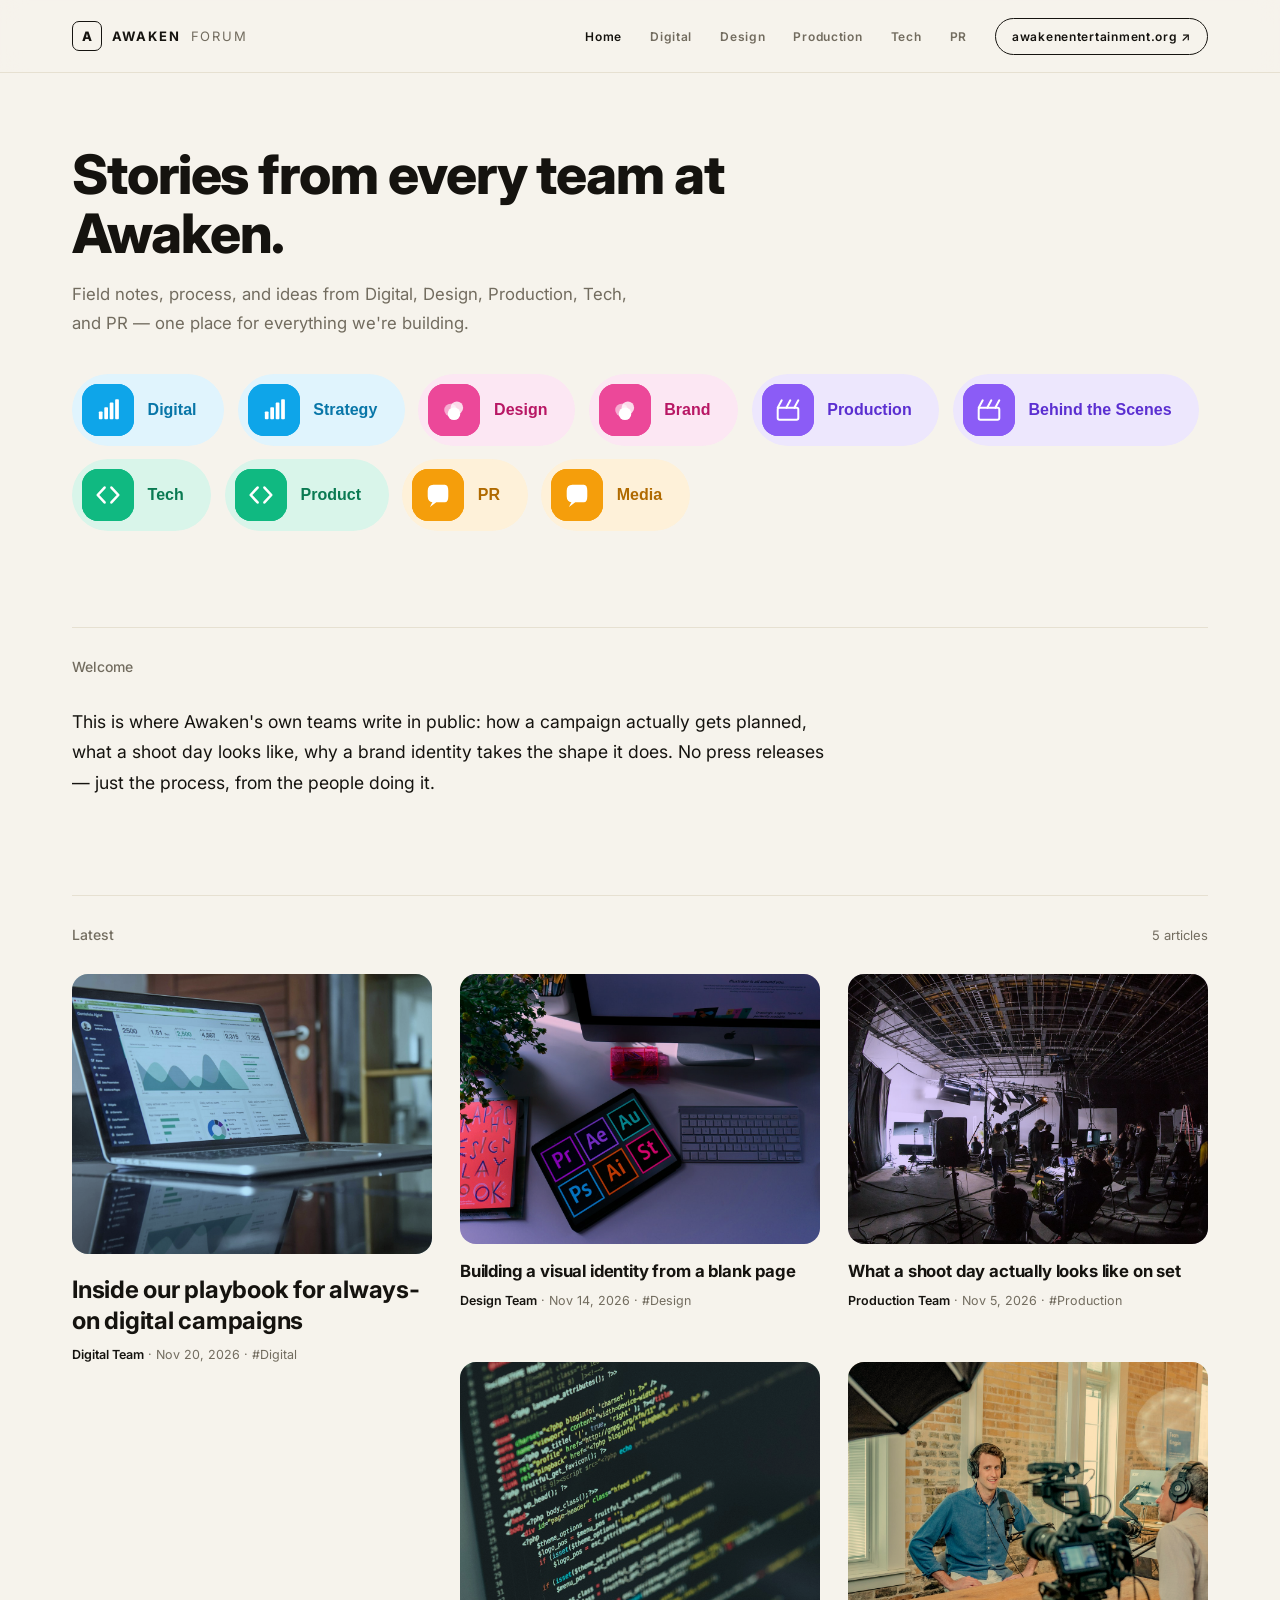
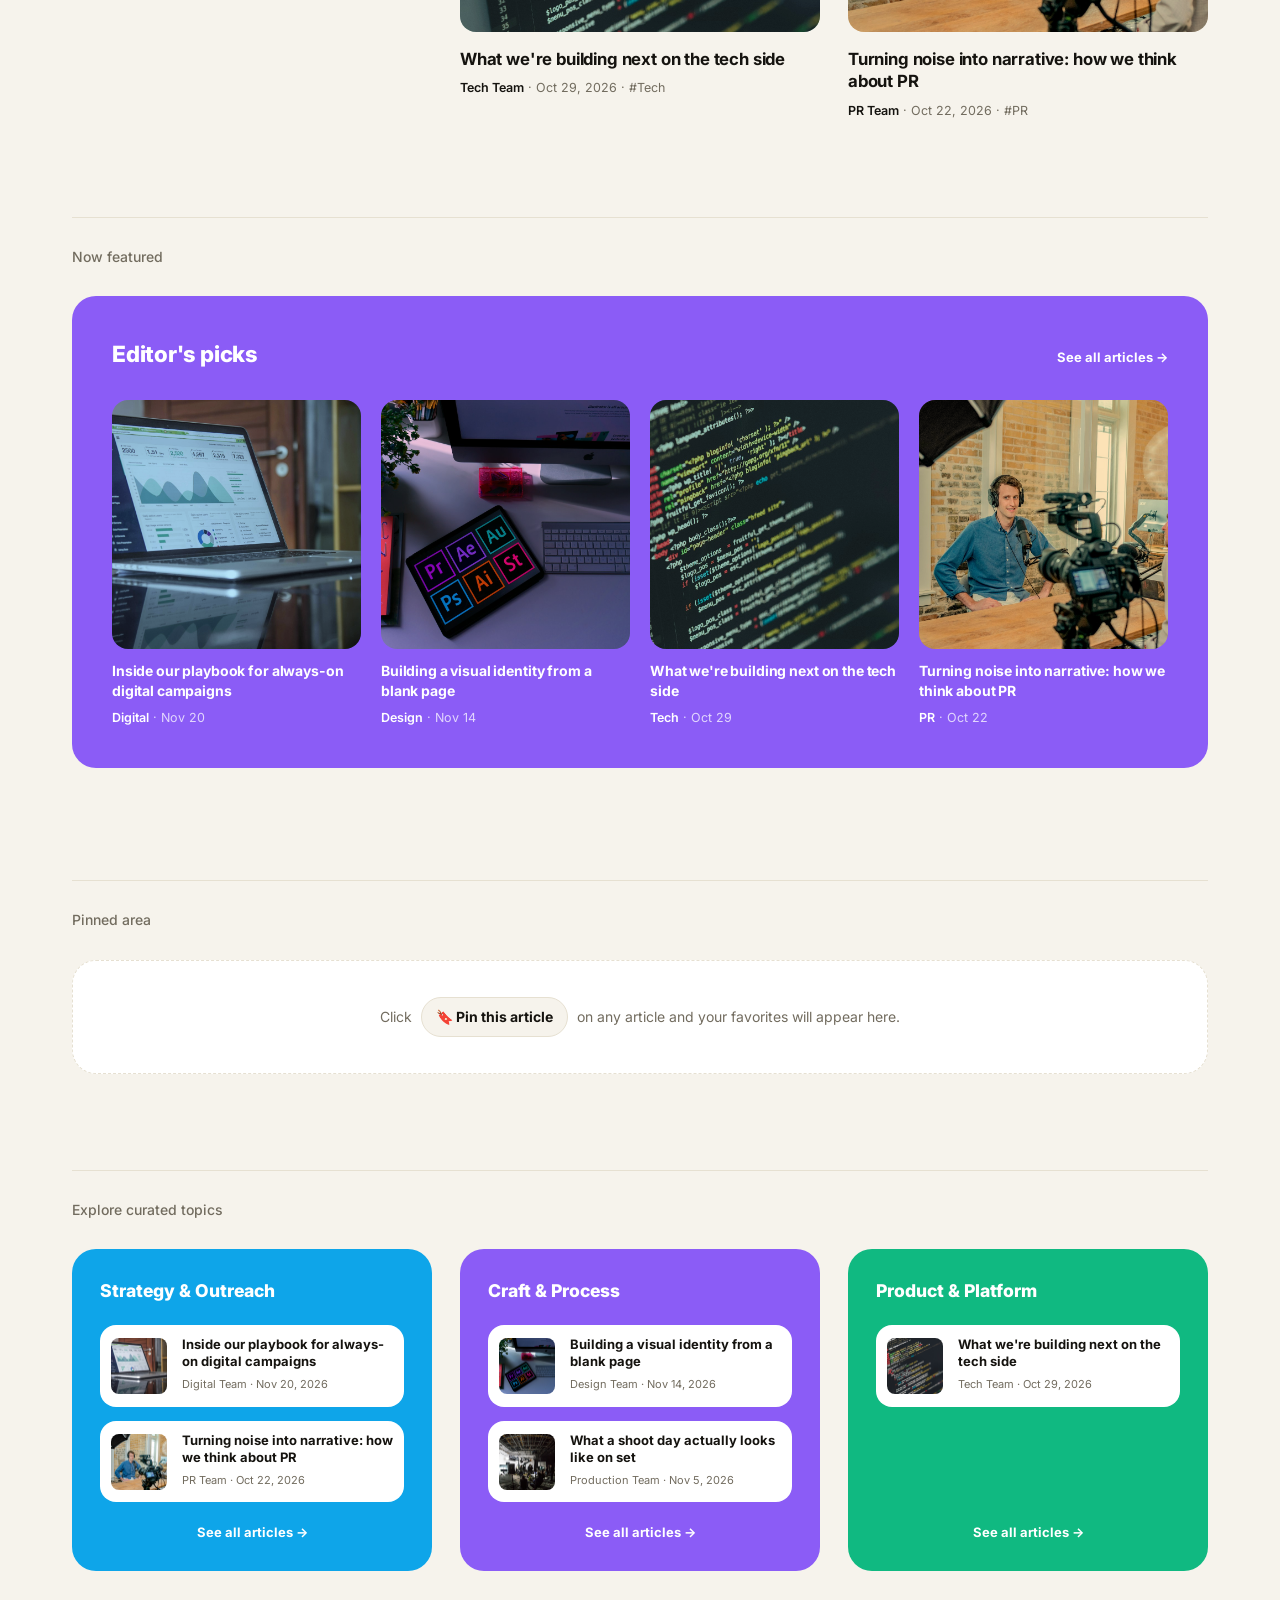
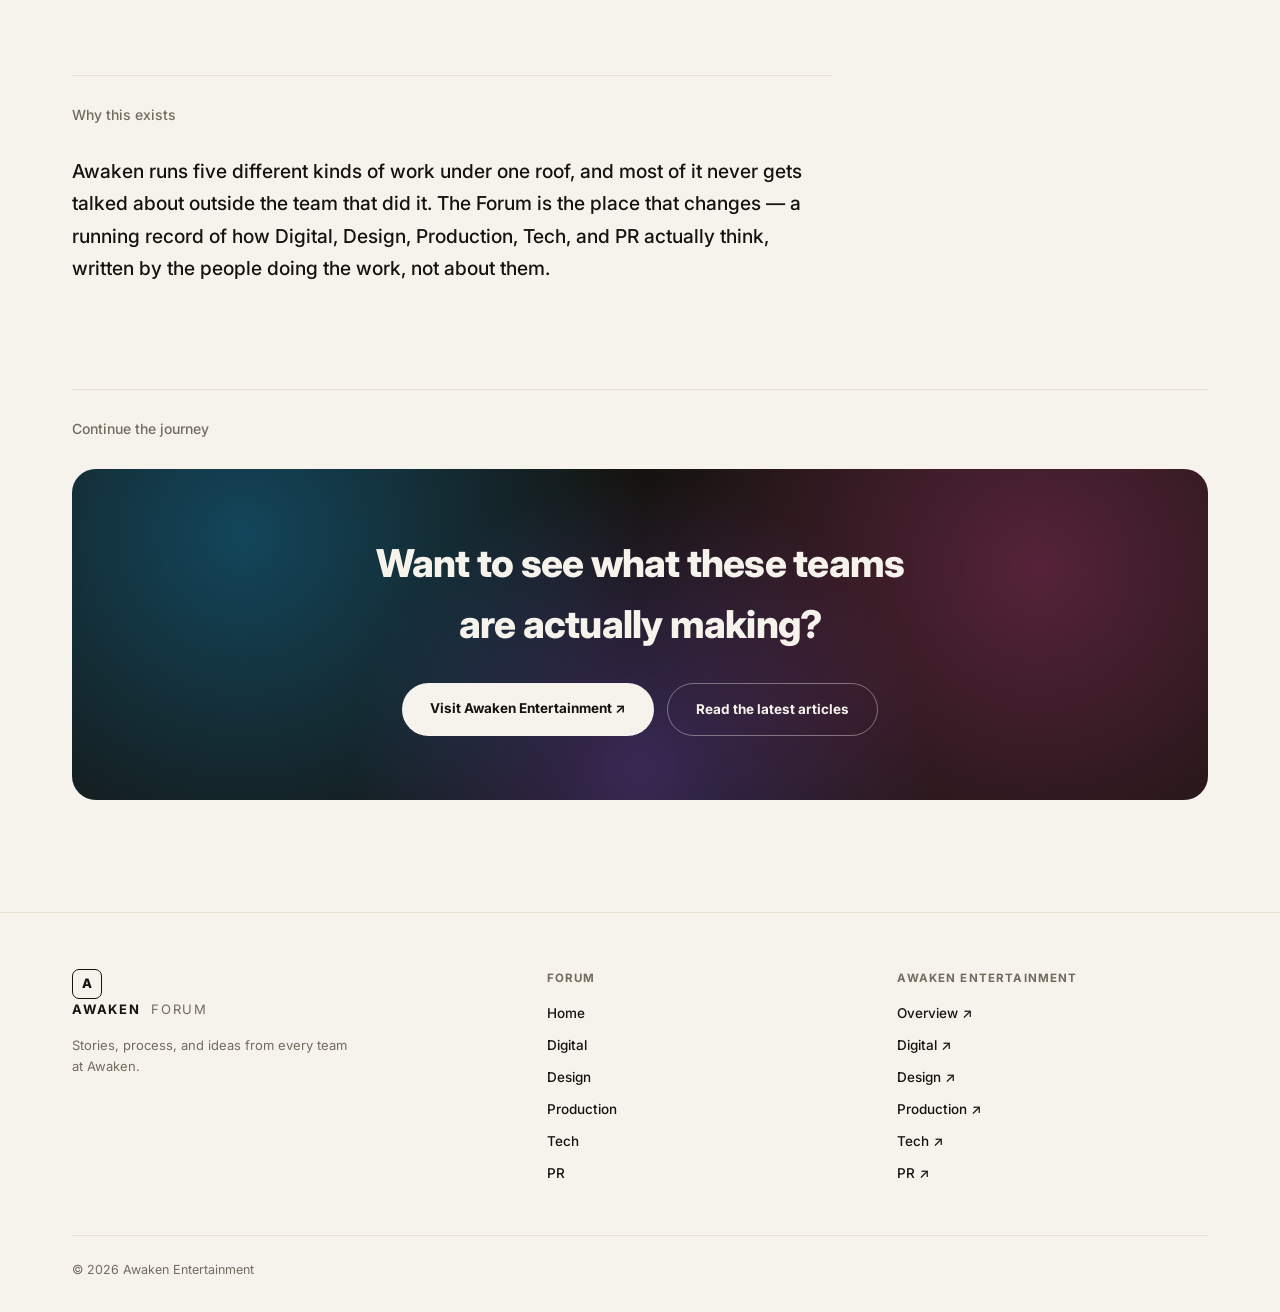
<file: index.html>
<!DOCTYPE html>
<html lang="en">
<head>
<meta charset="UTF-8">
<meta name="viewport" content="width=device-width, initial-scale=1.0">
<meta name="color-scheme" content="light">
<title>Forum — Awaken Entertainment</title>
<meta name="description" content="Stories, process, and ideas from every team at Awaken — Digital, Design, Production, Tech, and PR.">
<link rel="icon" type="image/png" sizes="32x32" href="/favicon-32.png">
<link rel="icon" type="image/svg+xml" href="/favicon.svg">
<link rel="apple-touch-icon" href="/apple-touch-icon.png">
<link rel="preconnect" href="https://fonts.googleapis.com">
<link rel="preconnect" href="https://fonts.gstatic.com" crossorigin>
<link href="https://fonts.googleapis.com/css2?family=Inter:wght@300;400;500;600;700;800&display=swap" rel="stylesheet">
<link rel="stylesheet" href="/assets/css/style.css">
</head>
<body>

<header class="header">
  <div class="header-inner">
    <a class="logo" href="/">
      <span class="logo-mark">A</span>
      <span class="logo-text">Awaken <em>Forum</em></span>
    </a>
    <nav class="nav">
      <a href="/" class="active">Home</a>
      <a href="/#latest" class="nav-tag" data-tag="digital">Digital</a>
      <a href="/#latest" class="nav-tag" data-tag="design">Design</a>
      <a href="/#latest" class="nav-tag" data-tag="production">Production</a>
      <a href="/#latest" class="nav-tag" data-tag="tech">Tech</a>
      <a href="/#latest" class="nav-tag" data-tag="pr">PR</a>
      <a class="ext" href="https://awakenentertainment.org" target="_blank" rel="noopener">awakenentertainment.org ↗</a>
    </nav>
    <button class="menu-btn" aria-label="Toggle menu">☰</button>
  </div>
</header>

<main class="wrap">

  <section class="hero">
    <h1>Stories from every team at <b>Awaken</b>.</h1>
    <p>Field notes, process, and ideas from Digital, Design, Production, Tech, and PR — one place for everything we're building.</p>

    <div class="pills">
      <button class="pill pill-digital" data-tag="digital"><span class="pill-dot"><svg viewBox="0 0 100 100"><rect width="100" height="100" fill="var(--digital)"/><g transform="translate(50 50) scale(0.55) translate(-50 -50)" fill="#fff"><rect x="18" y="55" width="13" height="27" rx="3"/><rect x="37" y="40" width="13" height="42" rx="3"/><rect x="56" y="24" width="13" height="58" rx="3"/><rect x="75" y="12" width="13" height="70" rx="3"/></g></svg></span>Digital</button>
      <button class="pill pill-digital" data-tag="strategy"><span class="pill-dot"><svg viewBox="0 0 100 100"><rect width="100" height="100" fill="var(--digital)"/><g transform="translate(50 50) scale(0.55) translate(-50 -50)" fill="#fff"><rect x="18" y="55" width="13" height="27" rx="3"/><rect x="37" y="40" width="13" height="42" rx="3"/><rect x="56" y="24" width="13" height="58" rx="3"/><rect x="75" y="12" width="13" height="70" rx="3"/></g></svg></span>Strategy</button>
      <button class="pill pill-design" data-tag="design"><span class="pill-dot"><svg viewBox="0 0 100 100"><rect width="100" height="100" fill="var(--design)"/><g transform="translate(50 50) scale(0.55) translate(-50 -50)" fill="#fff"><circle cx="38" cy="50" r="22" opacity="0.55"/><circle cx="60" cy="42" r="22" opacity="0.8"/><circle cx="50" cy="63" r="22"/></g></svg></span>Design</button>
      <button class="pill pill-design" data-tag="brand"><span class="pill-dot"><svg viewBox="0 0 100 100"><rect width="100" height="100" fill="var(--design)"/><g transform="translate(50 50) scale(0.55) translate(-50 -50)" fill="#fff"><circle cx="38" cy="50" r="22" opacity="0.55"/><circle cx="60" cy="42" r="22" opacity="0.8"/><circle cx="50" cy="63" r="22"/></g></svg></span>Brand</button>
      <button class="pill pill-production" data-tag="production"><span class="pill-dot"><svg viewBox="0 0 100 100"><rect width="100" height="100" fill="var(--production)"/><g transform="translate(50 50) scale(0.55) translate(-50 -50)" fill="none" stroke="#fff" stroke-width="7" stroke-linecap="round" stroke-linejoin="round"><rect x="14" y="42" width="72" height="42" rx="6"/><path d="M14 42 L28 16 M44 42 L58 16 M72 42 L86 16"/></g></svg></span>Production</button>
      <button class="pill pill-production" data-tag="behindthescenes"><span class="pill-dot"><svg viewBox="0 0 100 100"><rect width="100" height="100" fill="var(--production)"/><g transform="translate(50 50) scale(0.55) translate(-50 -50)" fill="none" stroke="#fff" stroke-width="7" stroke-linecap="round" stroke-linejoin="round"><rect x="14" y="42" width="72" height="42" rx="6"/><path d="M14 42 L28 16 M44 42 L58 16 M72 42 L86 16"/></g></svg></span>Behind the Scenes</button>
      <button class="pill pill-tech" data-tag="tech"><span class="pill-dot"><svg viewBox="0 0 100 100"><rect width="100" height="100" fill="var(--tech)"/><g transform="translate(50 50) scale(0.55) translate(-50 -50)" fill="none" stroke="#fff" stroke-width="9" stroke-linecap="round" stroke-linejoin="round"><path d="M38 24 L14 50 L38 76"/><path d="M62 24 L86 50 L62 76"/></g></svg></span>Tech</button>
      <button class="pill pill-tech" data-tag="product"><span class="pill-dot"><svg viewBox="0 0 100 100"><rect width="100" height="100" fill="var(--tech)"/><g transform="translate(50 50) scale(0.55) translate(-50 -50)" fill="none" stroke="#fff" stroke-width="9" stroke-linecap="round" stroke-linejoin="round"><path d="M38 24 L14 50 L38 76"/><path d="M62 24 L86 50 L62 76"/></g></svg></span>Product</button>
      <button class="pill pill-pr" data-tag="pr"><span class="pill-dot"><svg viewBox="0 0 100 100"><rect width="100" height="100" fill="var(--pr)"/><path transform="translate(50 50) scale(0.55) translate(-50 -50)" fill="#fff" d="M14 35 Q14 14 34 14 H74 Q86 14 86 35 V54 Q86 75 74 75 H44 L22 92 L30 75 H34 Q14 75 14 54 Z"/></svg></span>PR</button>
      <button class="pill pill-pr" data-tag="media"><span class="pill-dot"><svg viewBox="0 0 100 100"><rect width="100" height="100" fill="var(--pr)"/><path transform="translate(50 50) scale(0.55) translate(-50 -50)" fill="#fff" d="M14 35 Q14 14 34 14 H74 Q86 14 86 35 V54 Q86 75 74 75 H44 L22 92 L30 75 H34 Q14 75 14 54 Z"/></svg></span>Media</button>
    </div>
  </section>

  <section class="section intro">
    <div class="section-head"><h2>Welcome</h2></div>
    <p>This is where Awaken's own teams write in public: how a campaign actually gets planned, what a shoot day looks like, why a brand identity takes the shape it does. No press releases — just the process, from the people doing it.</p>
  </section>

  <section class="section" id="latest">
    <div class="section-head"><h2>Latest</h2><span>5 articles</span></div>
    <div class="bento">

      <article class="card featured" data-tags="digital strategy">
        <a href="/articles/digital-campaign-playbook/">
          <div class="card-thumb tint tint-digital">
            <img src="/assets/img/digital.jpg" alt="" loading="lazy">
          </div>
          <h3>Inside our playbook for always-on digital campaigns</h3>
        </a>
        <p class="card-meta"><b>Digital Team</b> · Nov 20, 2026 · #Digital</p>
      </article>

      <article class="card" data-tags="design brand">
        <a href="/articles/design-identity-from-zero/">
          <div class="card-thumb tint tint-design">
            <img src="/assets/img/design.jpg" alt="" loading="lazy">
          </div>
          <h3>Building a visual identity from a blank page</h3>
        </a>
        <p class="card-meta"><b>Design Team</b> · Nov 14, 2026 · #Design</p>
      </article>

      <article class="card" data-tags="production behindthescenes">
        <a href="/articles/on-set-with-production/">
          <div class="card-thumb tint tint-production">
            <img src="/assets/img/production.jpg" alt="" loading="lazy">
          </div>
          <h3>What a shoot day actually looks like on set</h3>
        </a>
        <p class="card-meta"><b>Production Team</b> · Nov 5, 2026 · #Production</p>
      </article>

      <article class="card" data-tags="tech product">
        <a href="/articles/what-tech-is-building-next/">
          <div class="card-thumb tint tint-tech">
            <img src="/assets/img/tech.jpg" alt="" loading="lazy">
          </div>
          <h3>What we're building next on the tech side</h3>
        </a>
        <p class="card-meta"><b>Tech Team</b> · Oct 29, 2026 · #Tech</p>
      </article>

      <article class="card" data-tags="pr media">
        <a href="/articles/pr-turning-noise-into-narrative/">
          <div class="card-thumb tint tint-pr">
            <img src="/assets/img/pr.jpg" alt="" loading="lazy">
          </div>
          <h3>Turning noise into narrative: how we think about PR</h3>
        </a>
        <p class="card-meta"><b>PR Team</b> · Oct 22, 2026 · #PR</p>
      </article>

    </div>
  </section>

  <section class="section">
    <div class="section-head"><h2>Now featured</h2></div>
    <div class="spotlight">
      <div class="spotlight-head">
        <h2>Editor's picks</h2>
        <a href="#latest">See all articles →</a>
      </div>
      <div class="spotlight-grid">
        <article class="card mini-card" data-tags="digital strategy">
          <a href="/articles/digital-campaign-playbook/">
            <div class="card-thumb tint tint-digital"><img src="/assets/img/digital.jpg" alt="" loading="lazy"></div>
            <h3>Inside our playbook for always-on digital campaigns</h3>
          </a>
          <p class="card-meta"><b>Digital</b> · Nov 20</p>
        </article>
        <article class="card mini-card" data-tags="design brand">
          <a href="/articles/design-identity-from-zero/">
            <div class="card-thumb tint tint-design"><img src="/assets/img/design.jpg" alt="" loading="lazy"></div>
            <h3>Building a visual identity from a blank page</h3>
          </a>
          <p class="card-meta"><b>Design</b> · Nov 14</p>
        </article>
        <article class="card mini-card" data-tags="tech product">
          <a href="/articles/what-tech-is-building-next/">
            <div class="card-thumb tint tint-tech"><img src="/assets/img/tech.jpg" alt="" loading="lazy"></div>
            <h3>What we're building next on the tech side</h3>
          </a>
          <p class="card-meta"><b>Tech</b> · Oct 29</p>
        </article>
        <article class="card mini-card" data-tags="pr media">
          <a href="/articles/pr-turning-noise-into-narrative/">
            <div class="card-thumb tint tint-pr"><img src="/assets/img/pr.jpg" alt="" loading="lazy"></div>
            <h3>Turning noise into narrative: how we think about PR</h3>
          </a>
          <p class="card-meta"><b>PR</b> · Oct 22</p>
        </article>
      </div>
    </div>
  </section>

  <section class="section">
    <div class="section-head"><h2>Pinned area</h2></div>
    <div id="pinned-area">
      <div class="pinned-empty">Click <span class="pin-chip">🔖 Pin this article</span> on any article and your favorites will appear here.</div>
    </div>
  </section>

  <section class="section">
    <div class="section-head"><h2>Explore curated topics</h2></div>
    <div class="topics">

      <div class="topic-panel" style="background:var(--digital)">
        <h3>Strategy &amp; Outreach</h3>
        <div class="topic-list">
          <a class="topic-item" href="/articles/digital-campaign-playbook/">
            <div class="topic-thumb"><img src="/assets/img/digital.jpg" alt="" loading="lazy"></div>
            <div><h4>Inside our playbook for always-on digital campaigns</h4><span>Digital Team · Nov 20, 2026</span></div>
          </a>
          <a class="topic-item" href="/articles/pr-turning-noise-into-narrative/">
            <div class="topic-thumb"><img src="/assets/img/pr.jpg" alt="" loading="lazy"></div>
            <div><h4>Turning noise into narrative: how we think about PR</h4><span>PR Team · Oct 22, 2026</span></div>
          </a>
        </div>
        <a class="see-all" href="#latest">See all articles →</a>
      </div>

      <div class="topic-panel" style="background:var(--production)">
        <h3>Craft &amp; Process</h3>
        <div class="topic-list">
          <a class="topic-item" href="/articles/design-identity-from-zero/">
            <div class="topic-thumb"><img src="/assets/img/design.jpg" alt="" loading="lazy"></div>
            <div><h4>Building a visual identity from a blank page</h4><span>Design Team · Nov 14, 2026</span></div>
          </a>
          <a class="topic-item" href="/articles/on-set-with-production/">
            <div class="topic-thumb"><img src="/assets/img/production.jpg" alt="" loading="lazy"></div>
            <div><h4>What a shoot day actually looks like on set</h4><span>Production Team · Nov 5, 2026</span></div>
          </a>
        </div>
        <a class="see-all" href="#latest">See all articles →</a>
      </div>

      <div class="topic-panel" style="background:var(--tech)">
        <h3>Product &amp; Platform</h3>
        <div class="topic-list">
          <a class="topic-item" href="/articles/what-tech-is-building-next/">
            <div class="topic-thumb"><img src="/assets/img/tech.jpg" alt="" loading="lazy"></div>
            <div><h4>What we're building next on the tech side</h4><span>Tech Team · Oct 29, 2026</span></div>
          </a>
        </div>
        <a class="see-all" href="#latest">See all articles →</a>
      </div>

    </div>
  </section>

  <section class="manifesto">
    <div class="section-head"><h2>Why this exists</h2></div>
    <p>Awaken runs five different kinds of work under one roof, and most of it never gets talked about outside the team that did it. The Forum is the place that changes — a running record of how Digital, Design, Production, Tech, and PR actually think, written by the people doing the work, not about them.</p>
  </section>

  <section class="section">
    <div class="section-head"><h2>Continue the journey</h2></div>
    <div class="cta">
      <div class="cta-inner">
        <h2>Want to see what these teams are actually making?</h2>
        <div class="cta-actions">
          <a class="btn-solid" href="https://awakenentertainment.org" target="_blank" rel="noopener">Visit Awaken Entertainment ↗</a>
          <a class="btn-outline" href="#latest">Read the latest articles</a>
        </div>
      </div>
    </div>
  </section>

</main>

<footer class="footer">
  <div class="wrap">
    <div class="footer-grid">
      <div class="footer-col">
        <a class="logo" href="/">
          <span class="logo-mark">A</span>
          <span class="logo-text">Awaken <em>Forum</em></span>
        </a>
        <p class="footer-about">Stories, process, and ideas from every team at Awaken.</p>
      </div>
      <div class="footer-col">
        <h4>Forum</h4>
        <a href="/">Home</a>
        <a href="/#latest" class="nav-tag" data-tag="digital">Digital</a>
        <a href="/#latest" class="nav-tag" data-tag="design">Design</a>
        <a href="/#latest" class="nav-tag" data-tag="production">Production</a>
        <a href="/#latest" class="nav-tag" data-tag="tech">Tech</a>
        <a href="/#latest" class="nav-tag" data-tag="pr">PR</a>
      </div>
      <div class="footer-col">
        <h4>Awaken Entertainment</h4>
        <a href="https://awakenentertainment.org" target="_blank" rel="noopener">Overview ↗</a>
        <a href="https://awakenentertainment.org/digital/" target="_blank" rel="noopener">Digital ↗</a>
        <a href="https://awakenentertainment.org/design/" target="_blank" rel="noopener">Design ↗</a>
        <a href="https://awakenentertainment.org/production/" target="_blank" rel="noopener">Production ↗</a>
        <a href="https://awakenentertainment.org/tech/" target="_blank" rel="noopener">Tech ↗</a>
        <a href="https://awakenentertainment.org/pr/" target="_blank" rel="noopener">PR ↗</a>
      </div>
    </div>
    <div class="footer-bottom">© 2026 Awaken Entertainment</div>
  </div>
</footer>

<script src="/assets/js/main.js"></script>
</body>
</html>
</file>
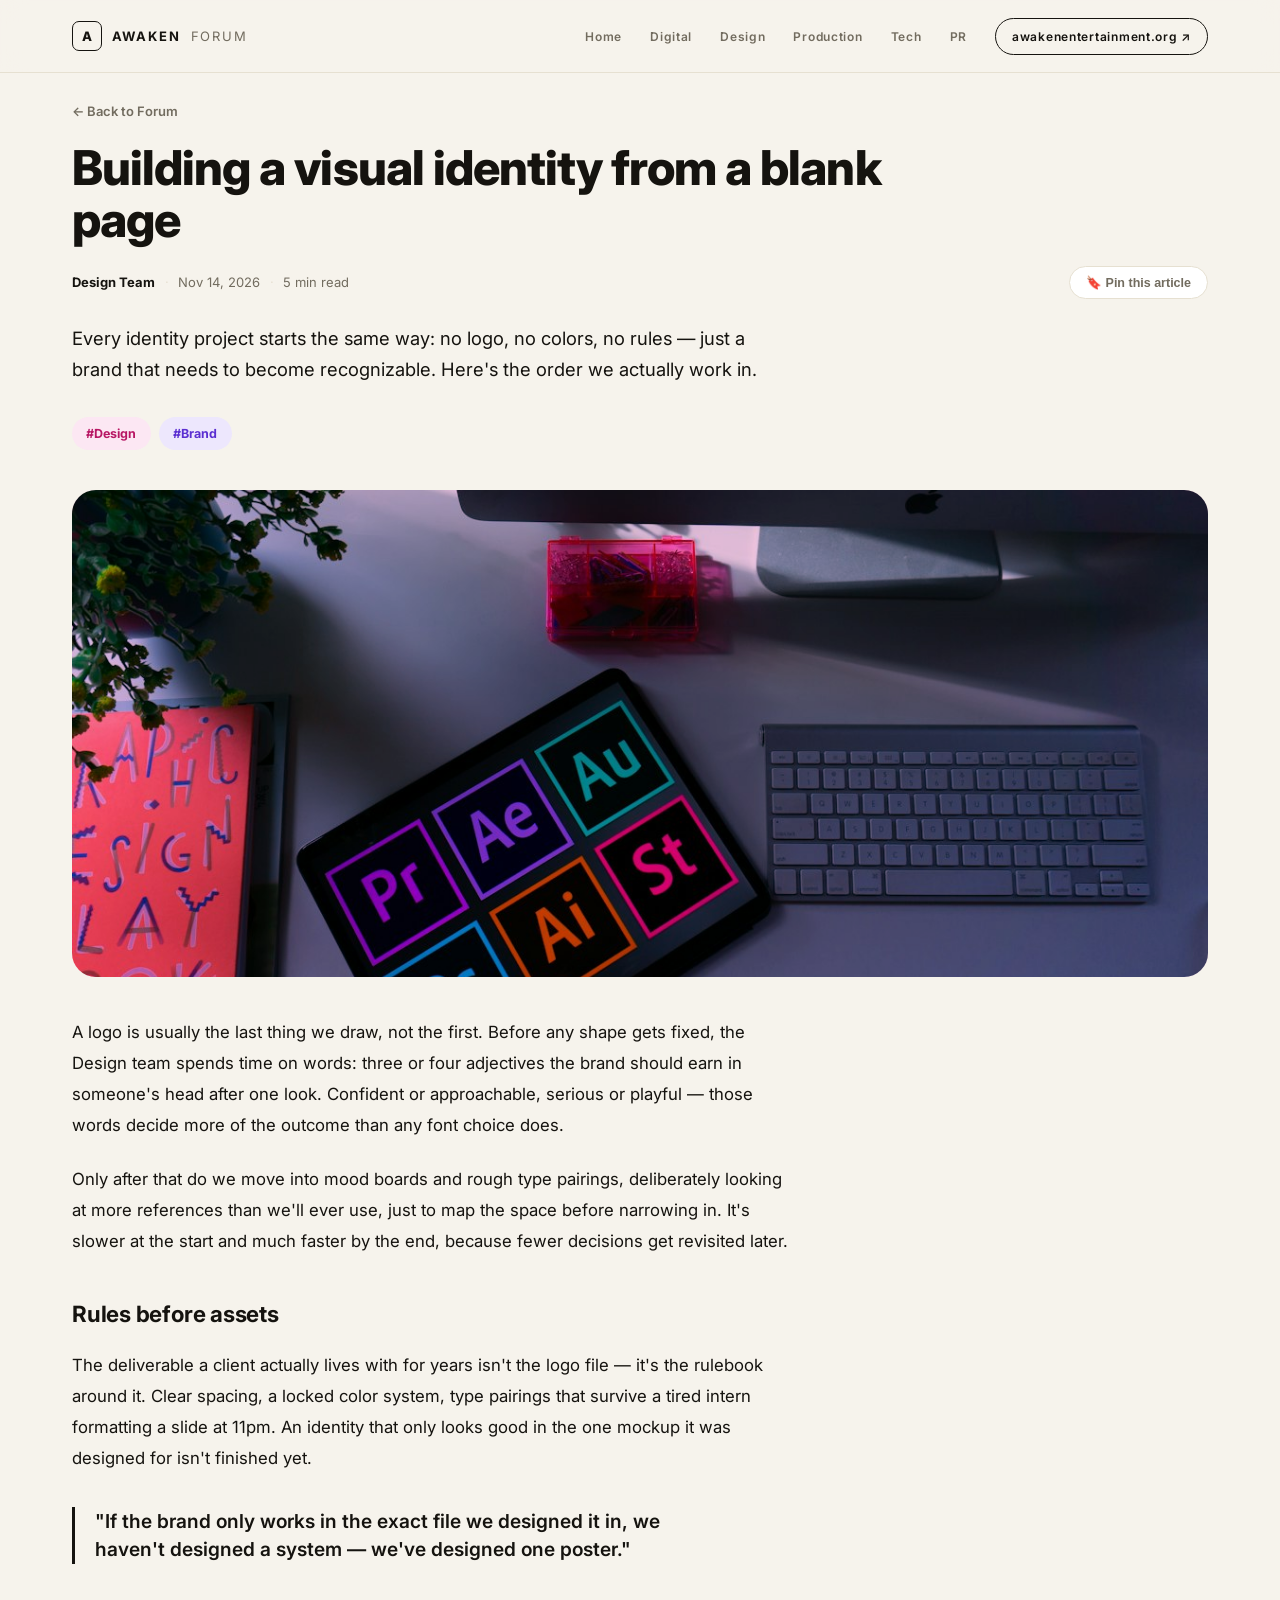
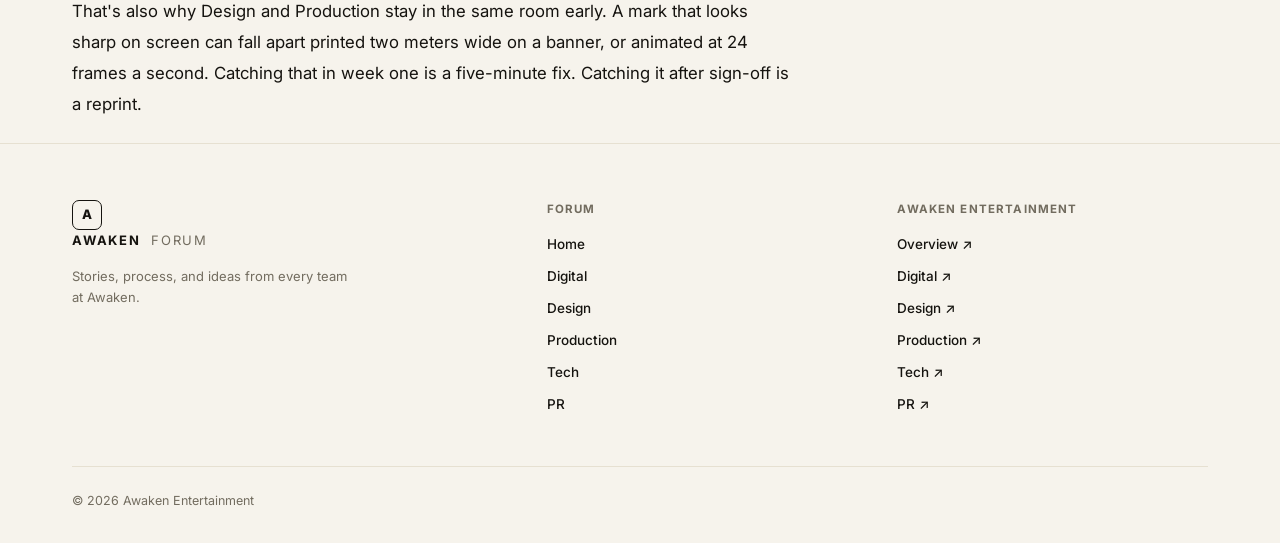
<file: articles/design-identity-from-zero/index.html>
<!DOCTYPE html>
<html lang="en">
<head>
<meta charset="UTF-8">
<meta name="viewport" content="width=device-width, initial-scale=1.0">
<meta name="color-scheme" content="light">
<title>Building a visual identity from a blank page — Awaken Forum</title>
<meta name="description" content="How Awaken Design moves from a blank page to a visual identity a brand can actually use.">
<link rel="icon" type="image/png" sizes="32x32" href="/favicon-32.png">
<link rel="icon" type="image/svg+xml" href="/favicon.svg">
<link rel="apple-touch-icon" href="/apple-touch-icon.png">
<link rel="preconnect" href="https://fonts.googleapis.com">
<link rel="preconnect" href="https://fonts.gstatic.com" crossorigin>
<link href="https://fonts.googleapis.com/css2?family=Inter:wght@300;400;500;600;700;800&display=swap" rel="stylesheet">
<link rel="stylesheet" href="/assets/css/style.css">
</head>
<body>

<header class="header">
  <div class="header-inner">
    <a class="logo" href="/">
      <span class="logo-mark">A</span>
      <span class="logo-text">Awaken <em>Forum</em></span>
    </a>
    <nav class="nav">
      <a href="/">Home</a>
      <a href="/#latest" class="nav-tag" data-tag="digital">Digital</a>
      <a href="/#latest" class="nav-tag" data-tag="design">Design</a>
      <a href="/#latest" class="nav-tag" data-tag="production">Production</a>
      <a href="/#latest" class="nav-tag" data-tag="tech">Tech</a>
      <a href="/#latest" class="nav-tag" data-tag="pr">PR</a>
      <a class="ext" href="https://awakenentertainment.org" target="_blank" rel="noopener">awakenentertainment.org ↗</a>
    </nav>
    <button class="menu-btn" aria-label="Toggle menu">☰</button>
  </div>
</header>

<main class="wrap">
  <a class="back" href="/">← Back to Forum</a>

  <div class="article-head">
    <h1>Building a visual identity from a blank page</h1>
    <div class="byline">
      <span><b>Design Team</b></span>
      <span class="dot-sep">Nov 14, 2026</span>
      <span class="dot-sep">5 min read</span>
      <button class="pin-btn" data-href="/articles/design-identity-from-zero/" data-title="Building a visual identity from a blank page" data-cat="design" data-cat-label="Design">🔖 Pin this article</button>
    </div>
  </div>

  <p class="lede">Every identity project starts the same way: no logo, no colors, no rules — just a brand that needs to become recognizable. Here's the order we actually work in.</p>

  <div class="tag-row">
    <span class="tag pill-design">#Design</span>
    <span class="tag pill-production">#Brand</span>
  </div>

  <div class="banner tint tint-design">
    <img src="/assets/img/design.jpg" alt="" loading="lazy">
  </div>

  <article class="prose">
    <p>A logo is usually the last thing we draw, not the first. Before any shape gets fixed, the Design team spends time on words: three or four adjectives the brand should earn in someone's head after one look. Confident or approachable, serious or playful — those words decide more of the outcome than any font choice does.</p>

    <p>Only after that do we move into mood boards and rough type pairings, deliberately looking at more references than we'll ever use, just to map the space before narrowing in. It's slower at the start and much faster by the end, because fewer decisions get revisited later.</p>

    <h2>Rules before assets</h2>
    <p>The deliverable a client actually lives with for years isn't the logo file — it's the rulebook around it. Clear spacing, a locked color system, type pairings that survive a tired intern formatting a slide at 11pm. An identity that only looks good in the one mockup it was designed for isn't finished yet.</p>

    <blockquote>"If the brand only works in the exact file we designed it in, we haven't designed a system — we've designed one poster."</blockquote>

    <p>That's also why Design and Production stay in the same room early. A mark that looks sharp on screen can fall apart printed two meters wide on a banner, or animated at 24 frames a second. Catching that in week one is a five-minute fix. Catching it after sign-off is a reprint.</p>
  </article>
</main>

<footer class="footer">
  <div class="wrap">
    <div class="footer-grid">
      <div class="footer-col">
        <a class="logo" href="/">
          <span class="logo-mark">A</span>
          <span class="logo-text">Awaken <em>Forum</em></span>
        </a>
        <p class="footer-about">Stories, process, and ideas from every team at Awaken.</p>
      </div>
      <div class="footer-col">
        <h4>Forum</h4>
        <a href="/">Home</a>
        <a href="/#latest" class="nav-tag" data-tag="digital">Digital</a>
        <a href="/#latest" class="nav-tag" data-tag="design">Design</a>
        <a href="/#latest" class="nav-tag" data-tag="production">Production</a>
        <a href="/#latest" class="nav-tag" data-tag="tech">Tech</a>
        <a href="/#latest" class="nav-tag" data-tag="pr">PR</a>
      </div>
      <div class="footer-col">
        <h4>Awaken Entertainment</h4>
        <a href="https://awakenentertainment.org" target="_blank" rel="noopener">Overview ↗</a>
        <a href="https://awakenentertainment.org/digital/" target="_blank" rel="noopener">Digital ↗</a>
        <a href="https://awakenentertainment.org/design/" target="_blank" rel="noopener">Design ↗</a>
        <a href="https://awakenentertainment.org/production/" target="_blank" rel="noopener">Production ↗</a>
        <a href="https://awakenentertainment.org/tech/" target="_blank" rel="noopener">Tech ↗</a>
        <a href="https://awakenentertainment.org/pr/" target="_blank" rel="noopener">PR ↗</a>
      </div>
    </div>
    <div class="footer-bottom">© 2026 Awaken Entertainment</div>
  </div>
</footer>

<script src="/assets/js/main.js"></script>
</body>
</html>
</file>
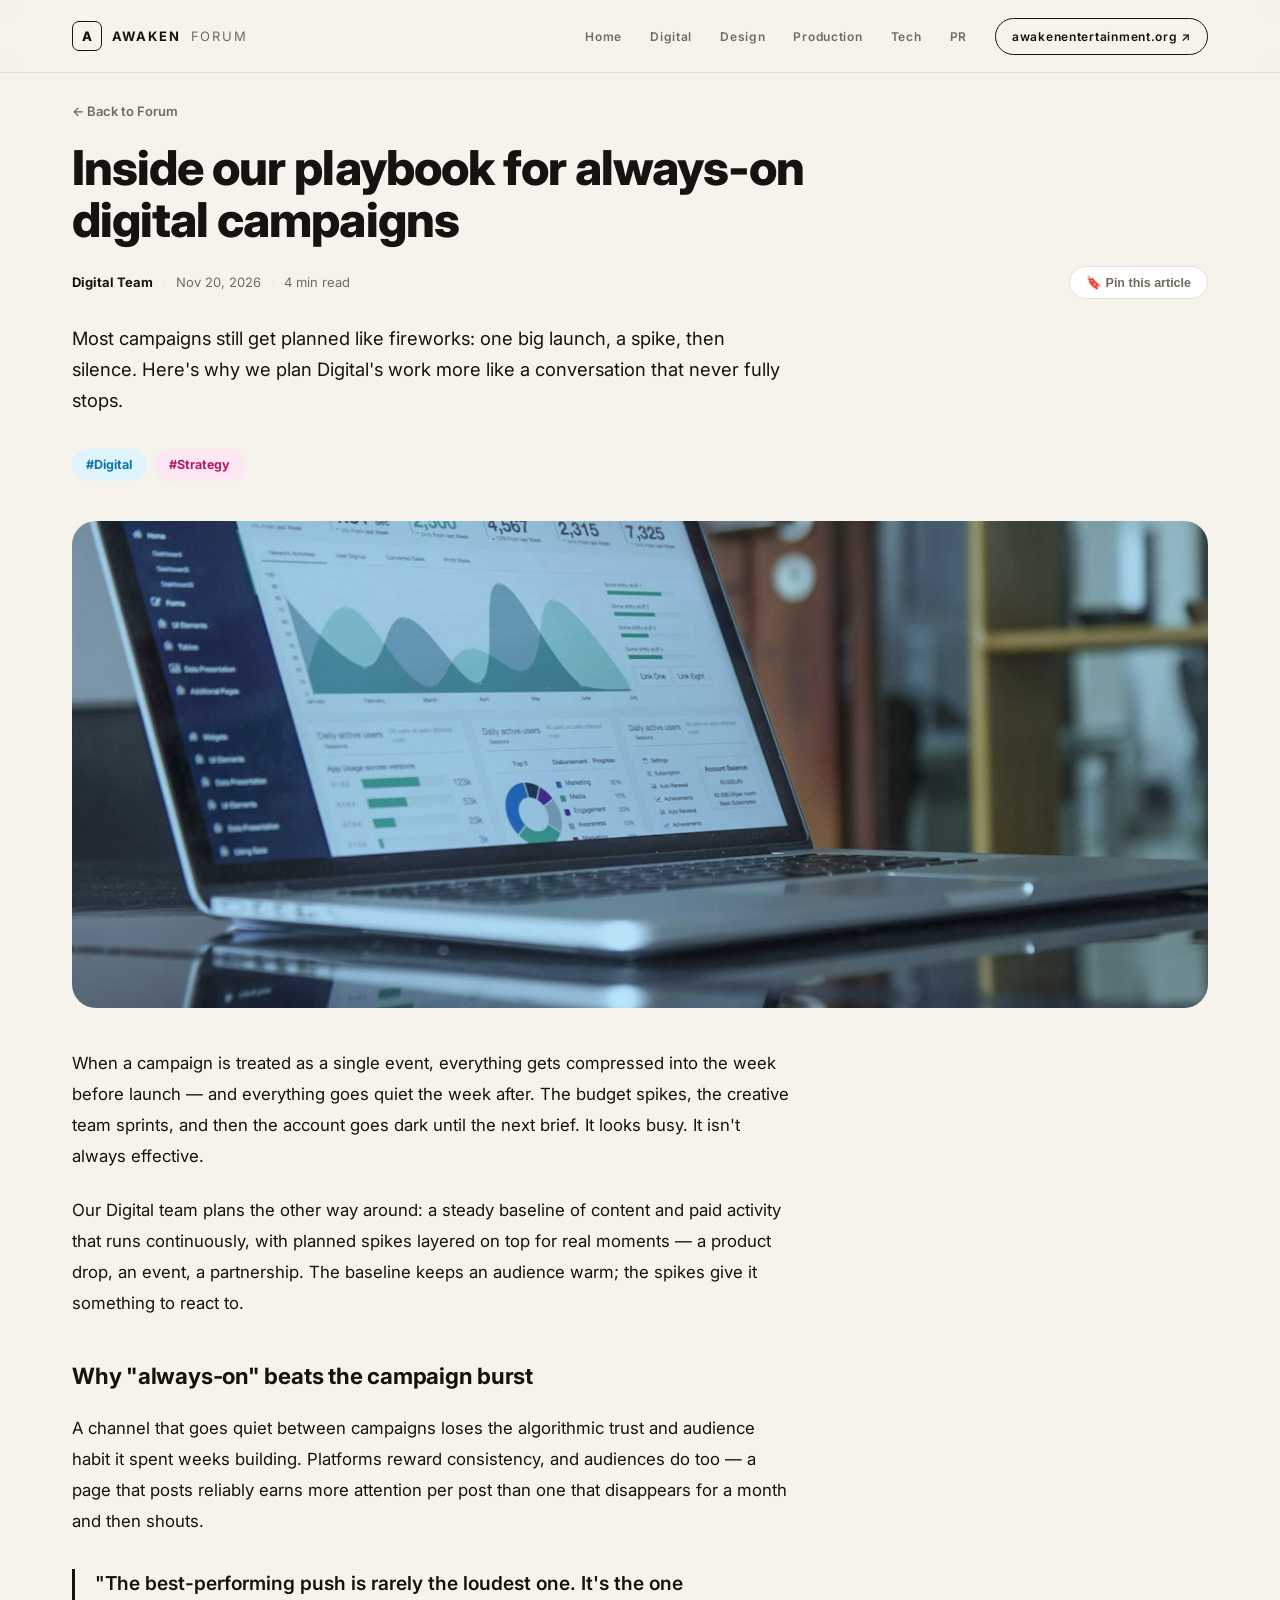
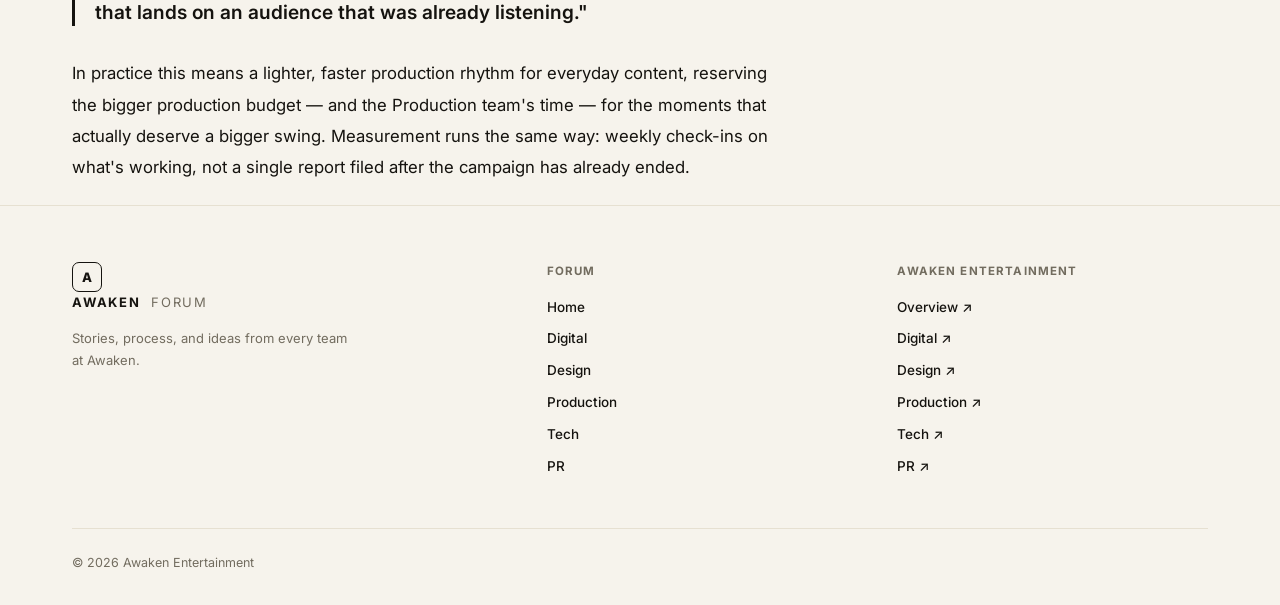
<file: articles/digital-campaign-playbook/index.html>
<!DOCTYPE html>
<html lang="en">
<head>
<meta charset="UTF-8">
<meta name="viewport" content="width=device-width, initial-scale=1.0">
<meta name="color-scheme" content="light">
<title>Inside our playbook for always-on digital campaigns — Awaken Forum</title>
<meta name="description" content="How Awaken Digital plans, ships, and measures always-on campaigns instead of one-off bursts.">
<link rel="icon" type="image/png" sizes="32x32" href="/favicon-32.png">
<link rel="icon" type="image/svg+xml" href="/favicon.svg">
<link rel="apple-touch-icon" href="/apple-touch-icon.png">
<link rel="preconnect" href="https://fonts.googleapis.com">
<link rel="preconnect" href="https://fonts.gstatic.com" crossorigin>
<link href="https://fonts.googleapis.com/css2?family=Inter:wght@300;400;500;600;700;800&display=swap" rel="stylesheet">
<link rel="stylesheet" href="/assets/css/style.css">
</head>
<body>

<header class="header">
  <div class="header-inner">
    <a class="logo" href="/">
      <span class="logo-mark">A</span>
      <span class="logo-text">Awaken <em>Forum</em></span>
    </a>
    <nav class="nav">
      <a href="/">Home</a>
      <a href="/#latest" class="nav-tag" data-tag="digital">Digital</a>
      <a href="/#latest" class="nav-tag" data-tag="design">Design</a>
      <a href="/#latest" class="nav-tag" data-tag="production">Production</a>
      <a href="/#latest" class="nav-tag" data-tag="tech">Tech</a>
      <a href="/#latest" class="nav-tag" data-tag="pr">PR</a>
      <a class="ext" href="https://awakenentertainment.org" target="_blank" rel="noopener">awakenentertainment.org ↗</a>
    </nav>
    <button class="menu-btn" aria-label="Toggle menu">☰</button>
  </div>
</header>

<main class="wrap">
  <a class="back" href="/">← Back to Forum</a>

  <div class="article-head">
    <h1>Inside our playbook for always-on digital campaigns</h1>
    <div class="byline">
      <span><b>Digital Team</b></span>
      <span class="dot-sep">Nov 20, 2026</span>
      <span class="dot-sep">4 min read</span>
      <button class="pin-btn" data-href="/articles/digital-campaign-playbook/" data-title="Inside our playbook for always-on digital campaigns" data-cat="digital" data-cat-label="Digital">🔖 Pin this article</button>
    </div>
  </div>

  <p class="lede">Most campaigns still get planned like fireworks: one big launch, a spike, then silence. Here's why we plan Digital's work more like a conversation that never fully stops.</p>

  <div class="tag-row">
    <span class="tag pill-digital">#Digital</span>
    <span class="tag pill-design">#Strategy</span>
  </div>

  <div class="banner tint tint-digital">
    <img src="/assets/img/digital.jpg" alt="" loading="lazy">
  </div>

  <article class="prose">
    <p>When a campaign is treated as a single event, everything gets compressed into the week before launch — and everything goes quiet the week after. The budget spikes, the creative team sprints, and then the account goes dark until the next brief. It looks busy. It isn't always effective.</p>

    <p>Our Digital team plans the other way around: a steady baseline of content and paid activity that runs continuously, with planned spikes layered on top for real moments — a product drop, an event, a partnership. The baseline keeps an audience warm; the spikes give it something to react to.</p>

    <h2>Why "always-on" beats the campaign burst</h2>
    <p>A channel that goes quiet between campaigns loses the algorithmic trust and audience habit it spent weeks building. Platforms reward consistency, and audiences do too — a page that posts reliably earns more attention per post than one that disappears for a month and then shouts.</p>

    <blockquote>"The best-performing push is rarely the loudest one. It's the one that lands on an audience that was already listening."</blockquote>

    <p>In practice this means a lighter, faster production rhythm for everyday content, reserving the bigger production budget — and the Production team's time — for the moments that actually deserve a bigger swing. Measurement runs the same way: weekly check-ins on what's working, not a single report filed after the campaign has already ended.</p>
  </article>
</main>

<footer class="footer">
  <div class="wrap">
    <div class="footer-grid">
      <div class="footer-col">
        <a class="logo" href="/">
          <span class="logo-mark">A</span>
          <span class="logo-text">Awaken <em>Forum</em></span>
        </a>
        <p class="footer-about">Stories, process, and ideas from every team at Awaken.</p>
      </div>
      <div class="footer-col">
        <h4>Forum</h4>
        <a href="/">Home</a>
        <a href="/#latest" class="nav-tag" data-tag="digital">Digital</a>
        <a href="/#latest" class="nav-tag" data-tag="design">Design</a>
        <a href="/#latest" class="nav-tag" data-tag="production">Production</a>
        <a href="/#latest" class="nav-tag" data-tag="tech">Tech</a>
        <a href="/#latest" class="nav-tag" data-tag="pr">PR</a>
      </div>
      <div class="footer-col">
        <h4>Awaken Entertainment</h4>
        <a href="https://awakenentertainment.org" target="_blank" rel="noopener">Overview ↗</a>
        <a href="https://awakenentertainment.org/digital/" target="_blank" rel="noopener">Digital ↗</a>
        <a href="https://awakenentertainment.org/design/" target="_blank" rel="noopener">Design ↗</a>
        <a href="https://awakenentertainment.org/production/" target="_blank" rel="noopener">Production ↗</a>
        <a href="https://awakenentertainment.org/tech/" target="_blank" rel="noopener">Tech ↗</a>
        <a href="https://awakenentertainment.org/pr/" target="_blank" rel="noopener">PR ↗</a>
      </div>
    </div>
    <div class="footer-bottom">© 2026 Awaken Entertainment</div>
  </div>
</footer>

<script src="/assets/js/main.js"></script>
</body>
</html>
</file>
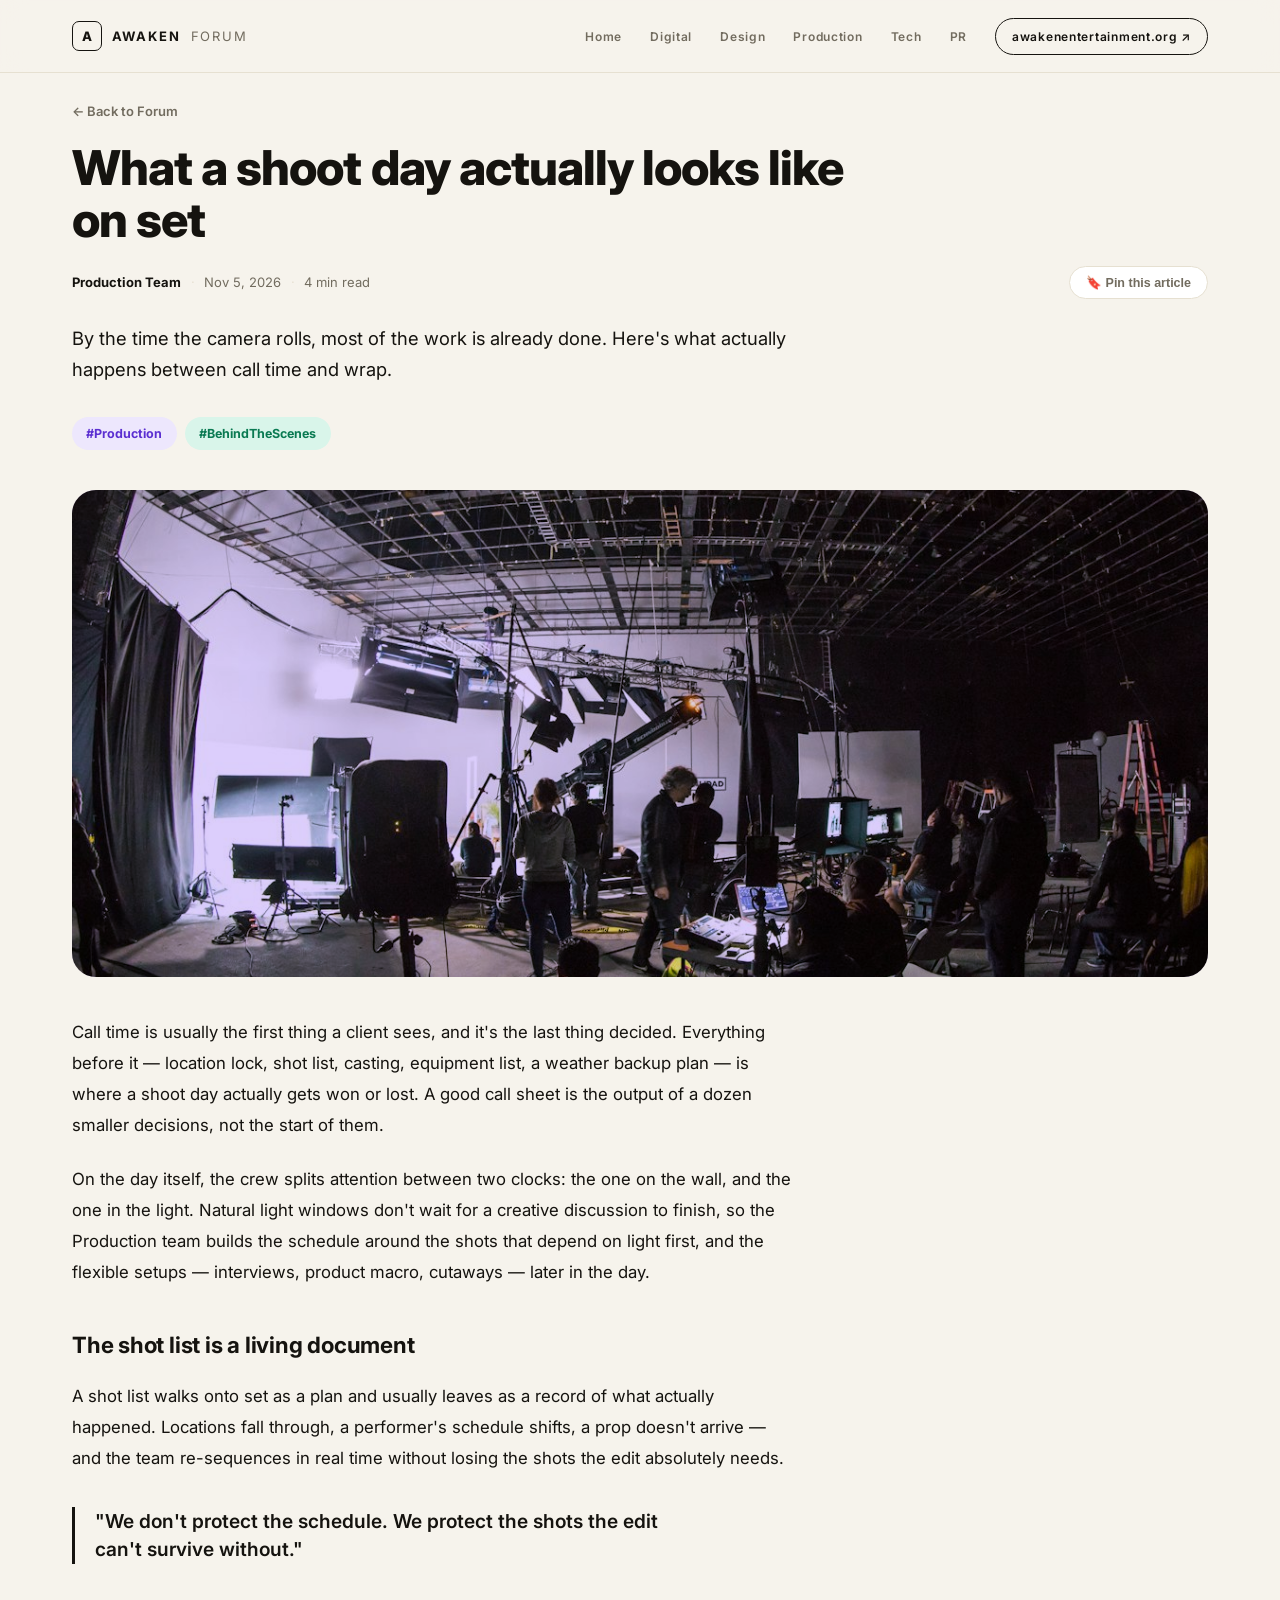
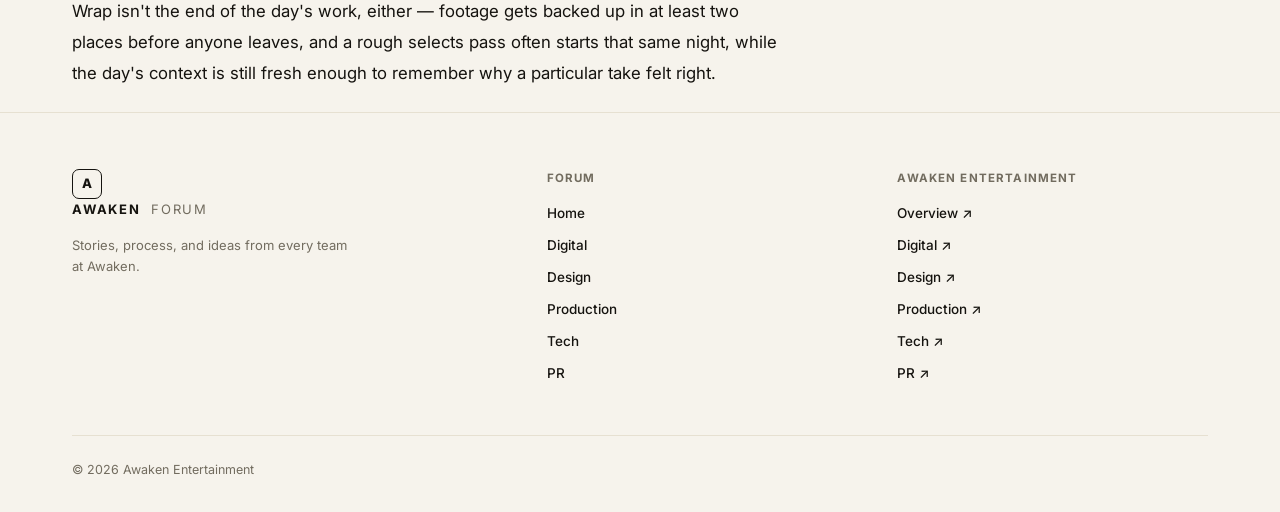
<file: articles/on-set-with-production/index.html>
<!DOCTYPE html>
<html lang="en">
<head>
<meta charset="UTF-8">
<meta name="viewport" content="width=device-width, initial-scale=1.0">
<meta name="color-scheme" content="light">
<title>What a shoot day actually looks like on set — Awaken Forum</title>
<meta name="description" content="A behind-the-scenes look at how Awaken Production runs a shoot day, from call time to wrap.">
<link rel="icon" type="image/png" sizes="32x32" href="/favicon-32.png">
<link rel="icon" type="image/svg+xml" href="/favicon.svg">
<link rel="apple-touch-icon" href="/apple-touch-icon.png">
<link rel="preconnect" href="https://fonts.googleapis.com">
<link rel="preconnect" href="https://fonts.gstatic.com" crossorigin>
<link href="https://fonts.googleapis.com/css2?family=Inter:wght@300;400;500;600;700;800&display=swap" rel="stylesheet">
<link rel="stylesheet" href="/assets/css/style.css">
</head>
<body>

<header class="header">
  <div class="header-inner">
    <a class="logo" href="/">
      <span class="logo-mark">A</span>
      <span class="logo-text">Awaken <em>Forum</em></span>
    </a>
    <nav class="nav">
      <a href="/">Home</a>
      <a href="/#latest" class="nav-tag" data-tag="digital">Digital</a>
      <a href="/#latest" class="nav-tag" data-tag="design">Design</a>
      <a href="/#latest" class="nav-tag" data-tag="production">Production</a>
      <a href="/#latest" class="nav-tag" data-tag="tech">Tech</a>
      <a href="/#latest" class="nav-tag" data-tag="pr">PR</a>
      <a class="ext" href="https://awakenentertainment.org" target="_blank" rel="noopener">awakenentertainment.org ↗</a>
    </nav>
    <button class="menu-btn" aria-label="Toggle menu">☰</button>
  </div>
</header>

<main class="wrap">
  <a class="back" href="/">← Back to Forum</a>

  <div class="article-head">
    <h1>What a shoot day actually looks like on set</h1>
    <div class="byline">
      <span><b>Production Team</b></span>
      <span class="dot-sep">Nov 5, 2026</span>
      <span class="dot-sep">4 min read</span>
      <button class="pin-btn" data-href="/articles/on-set-with-production/" data-title="What a shoot day actually looks like on set" data-cat="production" data-cat-label="Production">🔖 Pin this article</button>
    </div>
  </div>

  <p class="lede">By the time the camera rolls, most of the work is already done. Here's what actually happens between call time and wrap.</p>

  <div class="tag-row">
    <span class="tag pill-production">#Production</span>
    <span class="tag pill-tech">#BehindTheScenes</span>
  </div>

  <div class="banner tint tint-production">
    <img src="/assets/img/production.jpg" alt="" loading="lazy">
  </div>

  <article class="prose">
    <p>Call time is usually the first thing a client sees, and it's the last thing decided. Everything before it — location lock, shot list, casting, equipment list, a weather backup plan — is where a shoot day actually gets won or lost. A good call sheet is the output of a dozen smaller decisions, not the start of them.</p>

    <p>On the day itself, the crew splits attention between two clocks: the one on the wall, and the one in the light. Natural light windows don't wait for a creative discussion to finish, so the Production team builds the schedule around the shots that depend on light first, and the flexible setups — interviews, product macro, cutaways — later in the day.</p>

    <h2>The shot list is a living document</h2>
    <p>A shot list walks onto set as a plan and usually leaves as a record of what actually happened. Locations fall through, a performer's schedule shifts, a prop doesn't arrive — and the team re-sequences in real time without losing the shots the edit absolutely needs.</p>

    <blockquote>"We don't protect the schedule. We protect the shots the edit can't survive without."</blockquote>

    <p>Wrap isn't the end of the day's work, either — footage gets backed up in at least two places before anyone leaves, and a rough selects pass often starts that same night, while the day's context is still fresh enough to remember why a particular take felt right.</p>
  </article>
</main>

<footer class="footer">
  <div class="wrap">
    <div class="footer-grid">
      <div class="footer-col">
        <a class="logo" href="/">
          <span class="logo-mark">A</span>
          <span class="logo-text">Awaken <em>Forum</em></span>
        </a>
        <p class="footer-about">Stories, process, and ideas from every team at Awaken.</p>
      </div>
      <div class="footer-col">
        <h4>Forum</h4>
        <a href="/">Home</a>
        <a href="/#latest" class="nav-tag" data-tag="digital">Digital</a>
        <a href="/#latest" class="nav-tag" data-tag="design">Design</a>
        <a href="/#latest" class="nav-tag" data-tag="production">Production</a>
        <a href="/#latest" class="nav-tag" data-tag="tech">Tech</a>
        <a href="/#latest" class="nav-tag" data-tag="pr">PR</a>
      </div>
      <div class="footer-col">
        <h4>Awaken Entertainment</h4>
        <a href="https://awakenentertainment.org" target="_blank" rel="noopener">Overview ↗</a>
        <a href="https://awakenentertainment.org/digital/" target="_blank" rel="noopener">Digital ↗</a>
        <a href="https://awakenentertainment.org/design/" target="_blank" rel="noopener">Design ↗</a>
        <a href="https://awakenentertainment.org/production/" target="_blank" rel="noopener">Production ↗</a>
        <a href="https://awakenentertainment.org/tech/" target="_blank" rel="noopener">Tech ↗</a>
        <a href="https://awakenentertainment.org/pr/" target="_blank" rel="noopener">PR ↗</a>
      </div>
    </div>
    <div class="footer-bottom">© 2026 Awaken Entertainment</div>
  </div>
</footer>

<script src="/assets/js/main.js"></script>
</body>
</html>
</file>
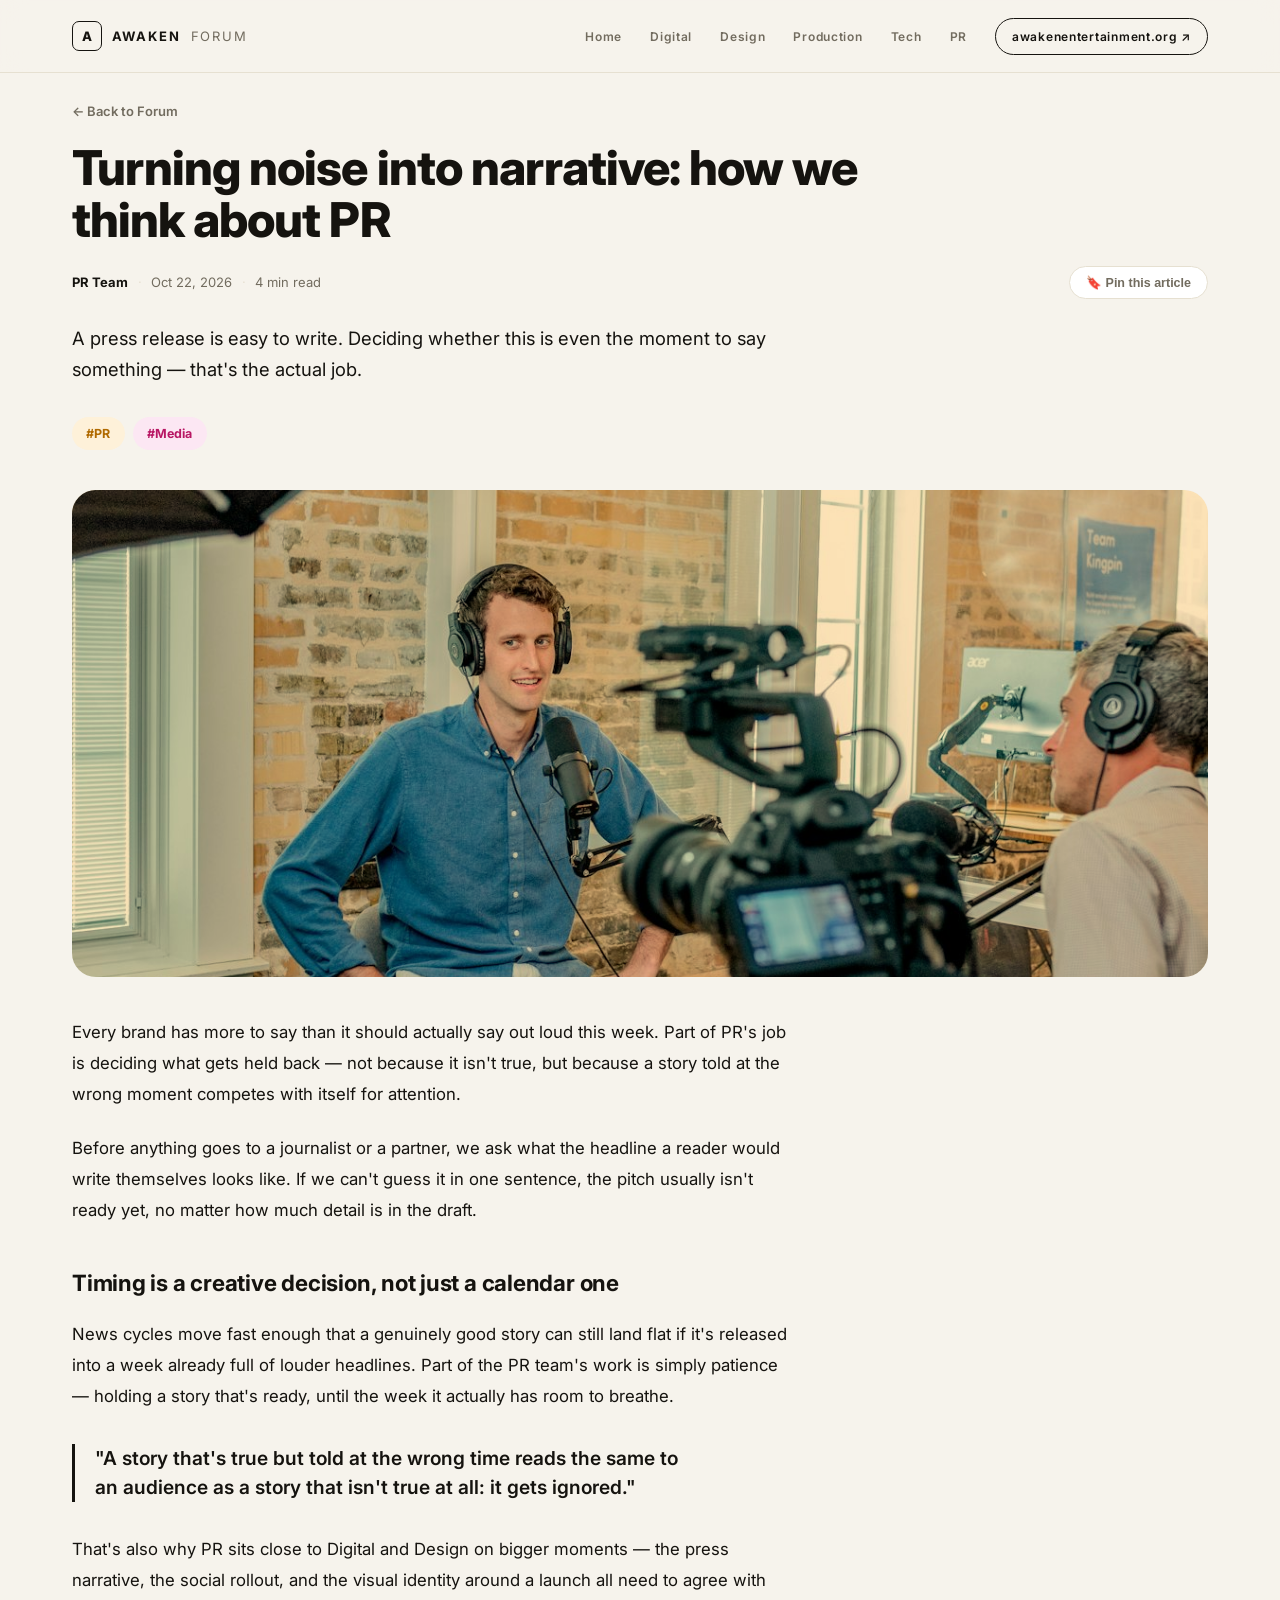
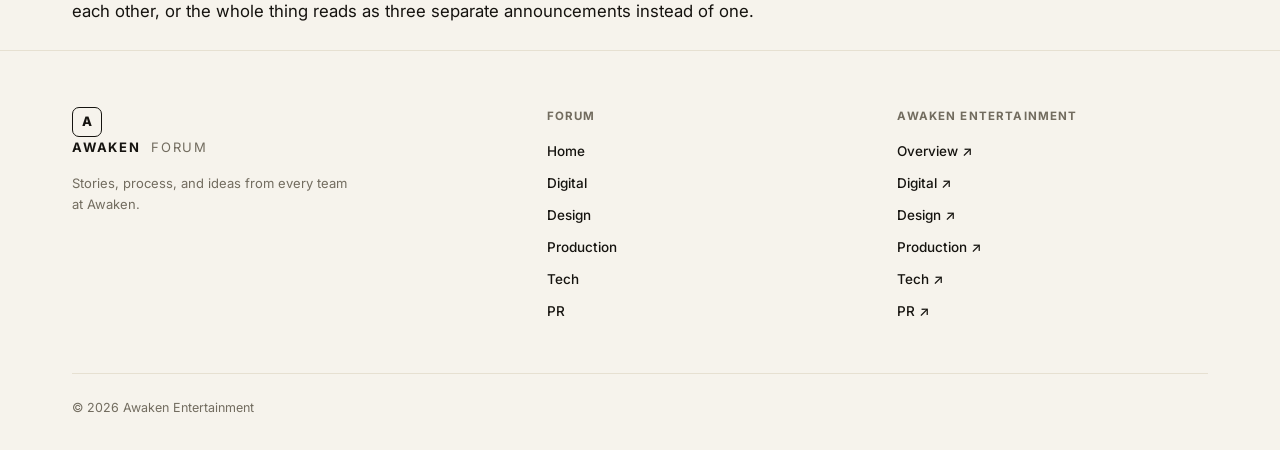
<file: articles/pr-turning-noise-into-narrative/index.html>
<!DOCTYPE html>
<html lang="en">
<head>
<meta charset="UTF-8">
<meta name="viewport" content="width=device-width, initial-scale=1.0">
<meta name="color-scheme" content="light">
<title>Turning noise into narrative: how we think about PR — Awaken Forum</title>
<meta name="description" content="How Awaken PR decides which story to tell, and why timing matters more than volume.">
<link rel="icon" type="image/png" sizes="32x32" href="/favicon-32.png">
<link rel="icon" type="image/svg+xml" href="/favicon.svg">
<link rel="apple-touch-icon" href="/apple-touch-icon.png">
<link rel="preconnect" href="https://fonts.googleapis.com">
<link rel="preconnect" href="https://fonts.gstatic.com" crossorigin>
<link href="https://fonts.googleapis.com/css2?family=Inter:wght@300;400;500;600;700;800&display=swap" rel="stylesheet">
<link rel="stylesheet" href="/assets/css/style.css">
</head>
<body>

<header class="header">
  <div class="header-inner">
    <a class="logo" href="/">
      <span class="logo-mark">A</span>
      <span class="logo-text">Awaken <em>Forum</em></span>
    </a>
    <nav class="nav">
      <a href="/">Home</a>
      <a href="/#latest" class="nav-tag" data-tag="digital">Digital</a>
      <a href="/#latest" class="nav-tag" data-tag="design">Design</a>
      <a href="/#latest" class="nav-tag" data-tag="production">Production</a>
      <a href="/#latest" class="nav-tag" data-tag="tech">Tech</a>
      <a href="/#latest" class="nav-tag" data-tag="pr">PR</a>
      <a class="ext" href="https://awakenentertainment.org" target="_blank" rel="noopener">awakenentertainment.org ↗</a>
    </nav>
    <button class="menu-btn" aria-label="Toggle menu">☰</button>
  </div>
</header>

<main class="wrap">
  <a class="back" href="/">← Back to Forum</a>

  <div class="article-head">
    <h1>Turning noise into narrative: how we think about PR</h1>
    <div class="byline">
      <span><b>PR Team</b></span>
      <span class="dot-sep">Oct 22, 2026</span>
      <span class="dot-sep">4 min read</span>
      <button class="pin-btn" data-href="/articles/pr-turning-noise-into-narrative/" data-title="Turning noise into narrative: how we think about PR" data-cat="pr" data-cat-label="PR">🔖 Pin this article</button>
    </div>
  </div>

  <p class="lede">A press release is easy to write. Deciding whether this is even the moment to say something — that's the actual job.</p>

  <div class="tag-row">
    <span class="tag pill-pr">#PR</span>
    <span class="tag pill-design">#Media</span>
  </div>

  <div class="banner tint tint-pr">
    <img src="/assets/img/pr.jpg" alt="" loading="lazy">
  </div>

  <article class="prose">
    <p>Every brand has more to say than it should actually say out loud this week. Part of PR's job is deciding what gets held back — not because it isn't true, but because a story told at the wrong moment competes with itself for attention.</p>

    <p>Before anything goes to a journalist or a partner, we ask what the headline a reader would write themselves looks like. If we can't guess it in one sentence, the pitch usually isn't ready yet, no matter how much detail is in the draft.</p>

    <h2>Timing is a creative decision, not just a calendar one</h2>
    <p>News cycles move fast enough that a genuinely good story can still land flat if it's released into a week already full of louder headlines. Part of the PR team's work is simply patience — holding a story that's ready, until the week it actually has room to breathe.</p>

    <blockquote>"A story that's true but told at the wrong time reads the same to an audience as a story that isn't true at all: it gets ignored."</blockquote>

    <p>That's also why PR sits close to Digital and Design on bigger moments — the press narrative, the social rollout, and the visual identity around a launch all need to agree with each other, or the whole thing reads as three separate announcements instead of one.</p>
  </article>
</main>

<footer class="footer">
  <div class="wrap">
    <div class="footer-grid">
      <div class="footer-col">
        <a class="logo" href="/">
          <span class="logo-mark">A</span>
          <span class="logo-text">Awaken <em>Forum</em></span>
        </a>
        <p class="footer-about">Stories, process, and ideas from every team at Awaken.</p>
      </div>
      <div class="footer-col">
        <h4>Forum</h4>
        <a href="/">Home</a>
        <a href="/#latest" class="nav-tag" data-tag="digital">Digital</a>
        <a href="/#latest" class="nav-tag" data-tag="design">Design</a>
        <a href="/#latest" class="nav-tag" data-tag="production">Production</a>
        <a href="/#latest" class="nav-tag" data-tag="tech">Tech</a>
        <a href="/#latest" class="nav-tag" data-tag="pr">PR</a>
      </div>
      <div class="footer-col">
        <h4>Awaken Entertainment</h4>
        <a href="https://awakenentertainment.org" target="_blank" rel="noopener">Overview ↗</a>
        <a href="https://awakenentertainment.org/digital/" target="_blank" rel="noopener">Digital ↗</a>
        <a href="https://awakenentertainment.org/design/" target="_blank" rel="noopener">Design ↗</a>
        <a href="https://awakenentertainment.org/production/" target="_blank" rel="noopener">Production ↗</a>
        <a href="https://awakenentertainment.org/tech/" target="_blank" rel="noopener">Tech ↗</a>
        <a href="https://awakenentertainment.org/pr/" target="_blank" rel="noopener">PR ↗</a>
      </div>
    </div>
    <div class="footer-bottom">© 2026 Awaken Entertainment</div>
  </div>
</footer>

<script src="/assets/js/main.js"></script>
</body>
</html>
</file>
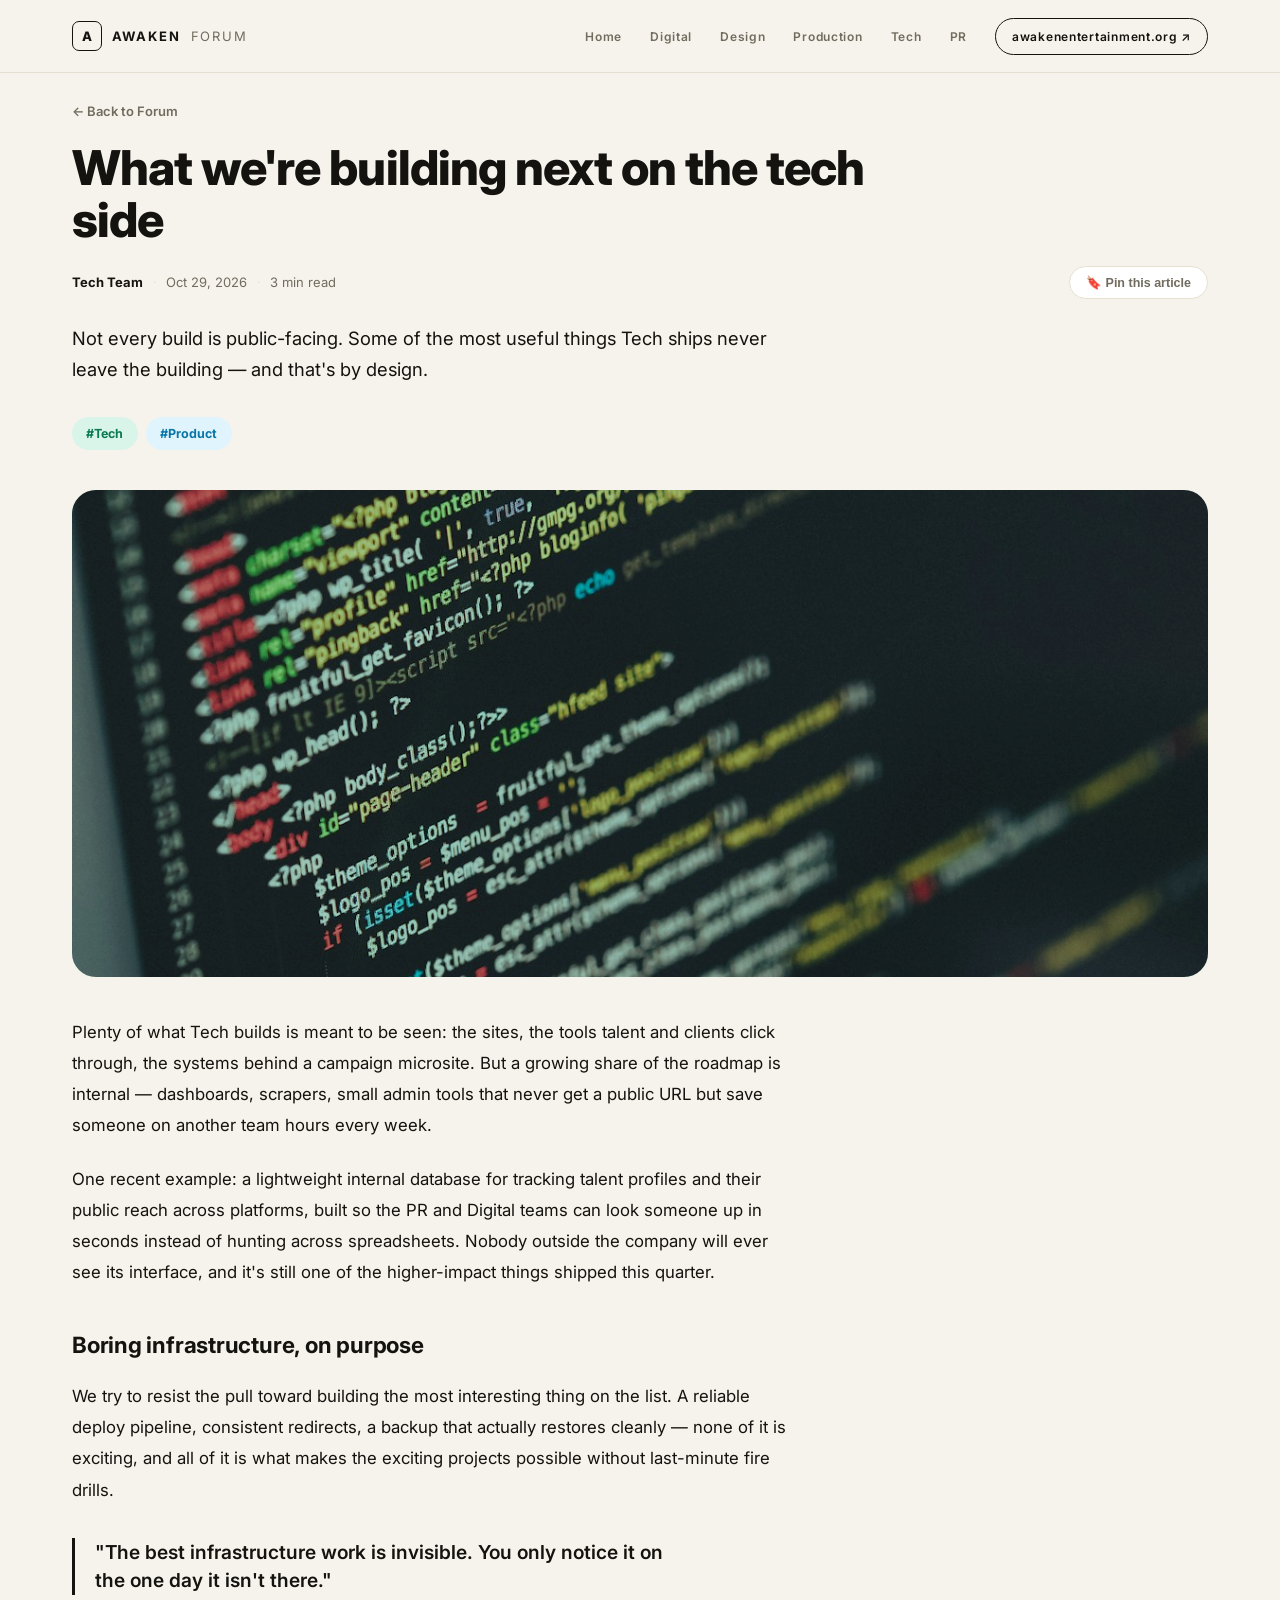
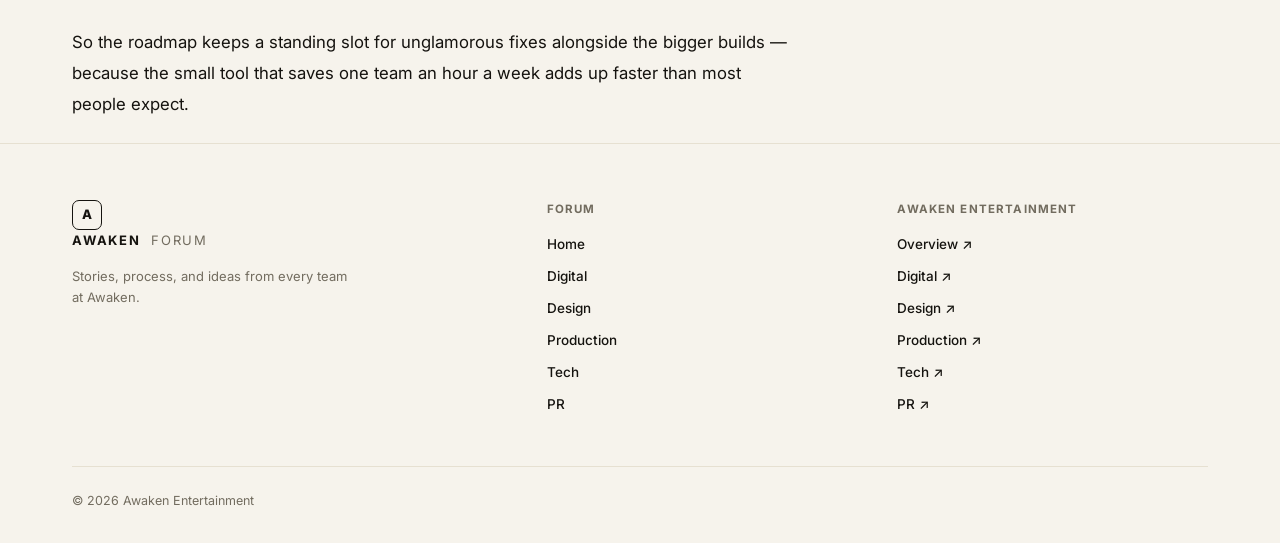
<file: articles/what-tech-is-building-next/index.html>
<!DOCTYPE html>
<html lang="en">
<head>
<meta charset="UTF-8">
<meta name="viewport" content="width=device-width, initial-scale=1.0">
<meta name="color-scheme" content="light">
<title>What we're building next on the tech side — Awaken Forum</title>
<meta name="description" content="A look at how Awaken Tech decides what to build next, and why small internal tools matter as much as big launches.">
<link rel="icon" type="image/png" sizes="32x32" href="/favicon-32.png">
<link rel="icon" type="image/svg+xml" href="/favicon.svg">
<link rel="apple-touch-icon" href="/apple-touch-icon.png">
<link rel="preconnect" href="https://fonts.googleapis.com">
<link rel="preconnect" href="https://fonts.gstatic.com" crossorigin>
<link href="https://fonts.googleapis.com/css2?family=Inter:wght@300;400;500;600;700;800&display=swap" rel="stylesheet">
<link rel="stylesheet" href="/assets/css/style.css">
</head>
<body>

<header class="header">
  <div class="header-inner">
    <a class="logo" href="/">
      <span class="logo-mark">A</span>
      <span class="logo-text">Awaken <em>Forum</em></span>
    </a>
    <nav class="nav">
      <a href="/">Home</a>
      <a href="/#latest" class="nav-tag" data-tag="digital">Digital</a>
      <a href="/#latest" class="nav-tag" data-tag="design">Design</a>
      <a href="/#latest" class="nav-tag" data-tag="production">Production</a>
      <a href="/#latest" class="nav-tag" data-tag="tech">Tech</a>
      <a href="/#latest" class="nav-tag" data-tag="pr">PR</a>
      <a class="ext" href="https://awakenentertainment.org" target="_blank" rel="noopener">awakenentertainment.org ↗</a>
    </nav>
    <button class="menu-btn" aria-label="Toggle menu">☰</button>
  </div>
</header>

<main class="wrap">
  <a class="back" href="/">← Back to Forum</a>

  <div class="article-head">
    <h1>What we're building next on the tech side</h1>
    <div class="byline">
      <span><b>Tech Team</b></span>
      <span class="dot-sep">Oct 29, 2026</span>
      <span class="dot-sep">3 min read</span>
      <button class="pin-btn" data-href="/articles/what-tech-is-building-next/" data-title="What we're building next on the tech side" data-cat="tech" data-cat-label="Tech">🔖 Pin this article</button>
    </div>
  </div>

  <p class="lede">Not every build is public-facing. Some of the most useful things Tech ships never leave the building — and that's by design.</p>

  <div class="tag-row">
    <span class="tag pill-tech">#Tech</span>
    <span class="tag pill-digital">#Product</span>
  </div>

  <div class="banner tint tint-tech">
    <img src="/assets/img/tech.jpg" alt="" loading="lazy">
  </div>

  <article class="prose">
    <p>Plenty of what Tech builds is meant to be seen: the sites, the tools talent and clients click through, the systems behind a campaign microsite. But a growing share of the roadmap is internal — dashboards, scrapers, small admin tools that never get a public URL but save someone on another team hours every week.</p>

    <p>One recent example: a lightweight internal database for tracking talent profiles and their public reach across platforms, built so the PR and Digital teams can look someone up in seconds instead of hunting across spreadsheets. Nobody outside the company will ever see its interface, and it's still one of the higher-impact things shipped this quarter.</p>

    <h2>Boring infrastructure, on purpose</h2>
    <p>We try to resist the pull toward building the most interesting thing on the list. A reliable deploy pipeline, consistent redirects, a backup that actually restores cleanly — none of it is exciting, and all of it is what makes the exciting projects possible without last-minute fire drills.</p>

    <blockquote>"The best infrastructure work is invisible. You only notice it on the one day it isn't there."</blockquote>

    <p>So the roadmap keeps a standing slot for unglamorous fixes alongside the bigger builds — because the small tool that saves one team an hour a week adds up faster than most people expect.</p>
  </article>
</main>

<footer class="footer">
  <div class="wrap">
    <div class="footer-grid">
      <div class="footer-col">
        <a class="logo" href="/">
          <span class="logo-mark">A</span>
          <span class="logo-text">Awaken <em>Forum</em></span>
        </a>
        <p class="footer-about">Stories, process, and ideas from every team at Awaken.</p>
      </div>
      <div class="footer-col">
        <h4>Forum</h4>
        <a href="/">Home</a>
        <a href="/#latest" class="nav-tag" data-tag="digital">Digital</a>
        <a href="/#latest" class="nav-tag" data-tag="design">Design</a>
        <a href="/#latest" class="nav-tag" data-tag="production">Production</a>
        <a href="/#latest" class="nav-tag" data-tag="tech">Tech</a>
        <a href="/#latest" class="nav-tag" data-tag="pr">PR</a>
      </div>
      <div class="footer-col">
        <h4>Awaken Entertainment</h4>
        <a href="https://awakenentertainment.org" target="_blank" rel="noopener">Overview ↗</a>
        <a href="https://awakenentertainment.org/digital/" target="_blank" rel="noopener">Digital ↗</a>
        <a href="https://awakenentertainment.org/design/" target="_blank" rel="noopener">Design ↗</a>
        <a href="https://awakenentertainment.org/production/" target="_blank" rel="noopener">Production ↗</a>
        <a href="https://awakenentertainment.org/tech/" target="_blank" rel="noopener">Tech ↗</a>
        <a href="https://awakenentertainment.org/pr/" target="_blank" rel="noopener">PR ↗</a>
      </div>
    </div>
    <div class="footer-bottom">© 2026 Awaken Entertainment</div>
  </div>
</footer>

<script src="/assets/js/main.js"></script>
</body>
</html>
</file>
<file: assets/css/style.css>
*,*::before,*::after{box-sizing:border-box;margin:0;padding:0}
:root{
  color-scheme: light;
  --bg:#f6f3ec;--surface:#ffffff;--text:#15130f;--text-secondary:#726c5f;--border:#e6e0d1;
  --digital:#0ea5e9;--digital-tint:#e0f4fd;
  --design:#ec4899;--design-tint:#fce7f3;
  --tech:#10b981;--tech-tint:#d9f5ea;
  --production:#8b5cf6;--production-tint:#ede7fd;
  --pr:#f59e0b;--pr-tint:#fef1d9;
  --radius-sm:8px;--radius:16px;--radius-lg:24px;--radius-pill:999px;
}
html{font-family:'Inter',system-ui,-apple-system,sans-serif;-webkit-font-smoothing:antialiased;scroll-behavior:smooth}
body{background:var(--bg);color:var(--text);line-height:1.6}
img,svg{max-width:100%;display:block}
a{text-decoration:none;color:inherit}
ul{list-style:none}
.wrap{max-width:1200px;margin:0 auto;padding:0 2rem}

/* Header */
.header{position:sticky;top:0;z-index:100;background:rgba(246,243,236,0.86);backdrop-filter:blur(12px);border-bottom:1px solid var(--border)}
.header-inner{max-width:1200px;margin:0 auto;padding:1.1rem 2rem;display:flex;align-items:center;justify-content:space-between}
.logo{display:flex;align-items:center;gap:.6rem}
.logo-mark{width:30px;height:30px;border:1.5px solid var(--text);border-radius:7px;display:flex;align-items:center;justify-content:center;font-size:13px;font-weight:800}
.logo-text{font-size:13px;font-weight:700;letter-spacing:.14em;text-transform:uppercase}
.logo-text em{font-style:normal;font-weight:400;color:var(--text-secondary);margin-left:.4em}
.nav{display:flex;align-items:center;gap:1.75rem}
.nav a{font-size:12px;font-weight:600;letter-spacing:.06em;color:var(--text-secondary);transition:color .15s}
.nav a:hover,.nav a.active{color:var(--text)}
.nav .ext{display:inline-flex;align-items:center;gap:.3rem;padding:.5rem 1rem;border:1px solid var(--text);border-radius:var(--radius-pill);color:var(--text)}
.menu-btn{display:none;background:none;border:none;font-size:20px;cursor:pointer;color:var(--text);line-height:1}

/* Hero */
.hero{padding:4.5rem 0 3rem}
.hero h1{font-size:clamp(2.1rem,5vw,3.4rem);font-weight:800;letter-spacing:-.02em;line-height:1.08;max-width:820px}
.hero h1 b{font-weight:800}
.hero p{margin-top:1.1rem;font-size:1.05rem;color:var(--text-secondary);max-width:560px;line-height:1.7}

/* Category pills */
.pills{display:flex;flex-wrap:wrap;gap:.85rem;margin-top:2.25rem}
.pill{display:inline-flex;align-items:center;gap:.85rem;padding:.5rem 1.6rem .5rem .5rem;border-radius:var(--radius-pill);font-size:16px;font-weight:800;cursor:pointer;border:2px solid transparent;transition:transform .15s}
.pill:hover{transform:translateY(-2px)}
.pill-dot{width:52px;height:52px;border-radius:16px;overflow:hidden;position:relative;display:flex;align-items:center;justify-content:center;color:#fff;font-size:13px;font-weight:800;flex-shrink:0}
.pill-dot img{position:absolute;inset:0;width:100%;height:100%;object-fit:cover}
.pill.is-active{border-color:currentColor}
.pill-digital{background:var(--digital-tint);color:#0876a8}.pill-digital .pill-dot{background:var(--digital)}
.pill-design{background:var(--design-tint);color:#b81764}.pill-design .pill-dot{background:var(--design)}
.pill-tech{background:var(--tech-tint);color:#0a7a52}.pill-tech .pill-dot{background:var(--tech)}
.pill-production{background:var(--production-tint);color:#5b2fd1}.pill-production .pill-dot{background:var(--production)}
.pill-pr{background:var(--pr-tint);color:#b06a00}.pill-pr .pill-dot{background:var(--pr)}

/* Section */
.section{padding:3rem 0}
.section-head{display:flex;align-items:baseline;justify-content:space-between;margin-bottom:1.75rem;border-top:1px solid var(--border);padding-top:1.75rem}
.section-head h2{font-size:14px;font-weight:500;color:var(--text-secondary)}
.section-head span{font-size:13px;color:var(--text-secondary)}

/* Article cards */
.grid{display:grid;grid-template-columns:repeat(auto-fill,minmax(260px,1fr));gap:1.75rem}
.card{display:flex;flex-direction:column}
.card-thumb{position:relative;aspect-ratio:4/3;border-radius:var(--radius);overflow:hidden;margin-bottom:1rem}
.card-thumb svg{position:absolute;inset:0;width:100%;height:100%}
.card h3{font-size:1.05rem;font-weight:700;line-height:1.35;letter-spacing:-.01em}
.card:hover h3{text-decoration:underline}
.card-meta{margin-top:.5rem;font-size:12.5px;color:var(--text-secondary)}
.card-meta b{color:var(--text);font-weight:600}

/* Load more */
.more-wrap{display:flex;justify-content:center;margin-top:2.5rem}
.btn-pill{padding:.85rem 1.75rem;border-radius:var(--radius-pill);background:var(--text);color:var(--bg);font-weight:700;font-size:13.5px;border:none;cursor:pointer}

/* Footer */
.footer{border-top:1px solid var(--border);padding:2.5rem 0;margin-top:2rem}
.footer-inner{display:flex;flex-wrap:wrap;gap:1rem;align-items:center;justify-content:space-between;font-size:12.5px;color:var(--text-secondary)}
.footer a{color:var(--text);font-weight:600}

/* ---- Article page ---- */
.back{display:inline-flex;align-items:center;gap:.4rem;font-size:13px;font-weight:600;color:var(--text-secondary);margin:1.75rem 0 1.25rem}
.back:hover{color:var(--text)}
.article-head h1{font-size:clamp(2rem,4.5vw,3rem);font-weight:800;letter-spacing:-.02em;line-height:1.08;max-width:820px}
.byline{display:flex;flex-wrap:wrap;align-items:center;gap:.6rem;margin-top:1.25rem;font-size:13px;color:var(--text-secondary)}
.byline b{color:var(--text);font-weight:700}
.dot-sep::before{content:"\00b7";margin-right:.6rem;color:var(--border)}
.lede{font-size:1.15rem;line-height:1.7;color:var(--text);max-width:720px;margin:1.5rem 0 2rem}
.tag-row{display:flex;flex-wrap:wrap;gap:.5rem;margin-bottom:2.5rem}
.tag{font-size:12.5px;font-weight:700;padding:.4rem .9rem;border-radius:var(--radius-pill)}

.banner{border-radius:var(--radius-lg);position:relative;aspect-ratio:21/9;overflow:hidden;margin-bottom:2.5rem}
.banner svg{position:absolute;inset:0;width:100%;height:100%}

.prose{max-width:720px;font-size:1.05rem;line-height:1.85}
.prose p{margin-bottom:1.4rem}
.prose h2{font-size:1.4rem;font-weight:700;letter-spacing:-.01em;margin:2.25rem 0 1rem}
.prose blockquote{border-left:3px solid var(--text);padding-left:1.25rem;font-size:1.2rem;font-weight:600;line-height:1.5;margin:2rem 0;max-width:620px}

.more-from{margin-top:3rem;padding-top:2rem;border-top:1px solid var(--border)}
.intro p{font-size:1.1rem;line-height:1.75;max-width:760px}

/* Bento grid (homepage "Latest") */
.bento{display:grid;grid-template-columns:repeat(3,1fr);grid-auto-rows:1fr;gap:1.75rem}
.bento .card.featured{grid-column:1 / 2;grid-row:1 / 3}
.bento .card.featured .card-thumb{flex:1;aspect-ratio:auto;min-height:280px;margin-bottom:1.25rem}
.bento .card.featured h3{font-size:1.5rem;line-height:1.3}
.bento .card{min-width:0}

/* Spotlight (colored highlight block) */
.spotlight{background:var(--production);border-radius:var(--radius-lg);padding:2.5rem;margin:1rem 0;color:#fff}
.spotlight-head{display:flex;align-items:baseline;justify-content:space-between;margin-bottom:1.75rem}
.spotlight-head h2{font-size:1.4rem;font-weight:800;letter-spacing:-.01em}
.spotlight-head a{font-size:13px;font-weight:700;white-space:nowrap}
.spotlight-grid{display:grid;grid-template-columns:repeat(auto-fit,minmax(170px,1fr));gap:1.25rem}
.mini-card .card-thumb{aspect-ratio:1/1;margin-bottom:.75rem}
.mini-card h3{font-size:14px;font-weight:700;line-height:1.4}
.mini-card .card-meta{color:rgba(255,255,255,.75)}
.mini-card .card-meta b{color:#fff}

/* Manifesto */
.manifesto{padding:3.5rem 0;max-width:760px}
.manifesto p{font-size:1.2rem;line-height:1.7;font-weight:500;color:var(--text)}

/* Dark CTA banner */
.cta{position:relative;background:var(--text);color:var(--bg);border-radius:var(--radius-lg);padding:4rem 2.5rem;overflow:hidden;margin:1rem 0 3rem;text-align:center}
.cta::before{content:"";position:absolute;inset:0;background:
    radial-gradient(circle at 15% 20%, rgba(14,165,233,.35), transparent 40%),
    radial-gradient(circle at 85% 30%, rgba(236,72,153,.3), transparent 40%),
    radial-gradient(circle at 50% 90%, rgba(139,92,246,.3), transparent 45%)}
.cta-inner{position:relative}
.cta h2{font-size:clamp(1.6rem,4vw,2.4rem);font-weight:800;letter-spacing:-.02em;max-width:560px;margin:0 auto 1.25rem}
.cta-actions{display:flex;flex-wrap:wrap;gap:.85rem;justify-content:center;margin-top:1.75rem}
.btn-solid{background:var(--bg);color:var(--text);padding:.9rem 1.75rem;border-radius:var(--radius-pill);font-weight:700;font-size:13.5px}
.btn-outline{border:1px solid rgba(246,243,236,.4);color:var(--bg);padding:.9rem 1.75rem;border-radius:var(--radius-pill);font-weight:700;font-size:13.5px}

/* Rich footer */
.footer{border-top:1px solid var(--border);padding:3.5rem 0 2rem;margin-top:1rem}
.footer-grid{display:grid;grid-template-columns:1.4fr 1fr 1fr;gap:2.5rem}
.footer-about{font-size:13px;color:var(--text-secondary);margin-top:.9rem;max-width:280px;line-height:1.65}
.footer-col h4{font-size:11.5px;font-weight:700;text-transform:uppercase;letter-spacing:.1em;margin-bottom:1rem;color:var(--text-secondary)}
.footer-col a{display:block;font-size:13.5px;color:var(--text);margin-bottom:.65rem;font-weight:500}
.footer-col a:hover{text-decoration:underline}
.footer-bottom{margin-top:2.5rem;padding-top:1.5rem;border-top:1px solid var(--border);font-size:12.5px;color:var(--text-secondary)}

/* Photo thumbnails + brand tint */
.card-thumb img,.banner img{position:absolute;inset:0;width:100%;height:100%;object-fit:cover}
.tint::after{content:"";position:absolute;inset:0;mix-blend-mode:multiply;opacity:.3;pointer-events:none}
.tint-digital::after{background:var(--digital)}
.tint-design::after{background:var(--design)}
.tint-production::after{background:var(--production)}
.tint-tech::after{background:var(--tech)}
.tint-pr::after{background:var(--pr)}

/* Pin button */
.byline{position:relative}
.pin-btn{margin-left:auto;display:inline-flex;align-items:center;gap:.4rem;font-size:12.5px;font-weight:700;padding:.5rem 1rem;border-radius:var(--radius-pill);border:1px solid var(--border);background:var(--surface);cursor:pointer;color:var(--text-secondary)}
.pin-btn.is-pinned{background:var(--text);color:var(--bg);border-color:var(--text)}

/* Pinned area */
.pinned-empty{background:var(--surface);border:1px dashed var(--border);border-radius:var(--radius-lg);padding:2.25rem;text-align:center;color:var(--text-secondary);font-size:14px;line-height:1.8}
.pin-chip{display:inline-flex;align-items:center;gap:.4rem;background:var(--bg);border:1px solid var(--border);border-radius:var(--radius-pill);padding:.4rem .9rem;font-weight:700;color:var(--text);margin:0 .3rem}
.pinned-list{display:flex;flex-direction:column;background:var(--surface);border-radius:var(--radius-lg);overflow:hidden;border:1px solid var(--border)}
.pinned-item{display:flex;align-items:center;gap:1rem;padding:1.1rem 1.5rem;border-bottom:1px solid var(--border);font-size:13.5px;font-weight:600}
.pinned-item:last-child{border-bottom:none}
.pinned-item:hover{background:var(--bg)}
.pinned-item .remove-pin{margin-left:auto;font-size:12px;color:var(--text-secondary);font-weight:700}

/* Explore curated topics */
.topics{display:grid;grid-template-columns:repeat(3,1fr);gap:1.75rem}
.topic-panel{border-radius:var(--radius-lg);padding:1.75rem;display:flex;flex-direction:column}
.topic-panel h3{color:#fff;font-size:1.1rem;font-weight:800;margin-bottom:1.25rem}
.topic-list{display:flex;flex-direction:column;gap:.85rem;flex:1}
.topic-item{display:flex;gap:.9rem;background:#fff;border-radius:var(--radius);padding:.7rem;align-items:center}
.topic-thumb{width:56px;height:56px;border-radius:var(--radius-sm);overflow:hidden;flex-shrink:0;position:relative}
.topic-thumb img{position:absolute;inset:0;width:100%;height:100%;object-fit:cover}
.topic-item h4{font-size:13px;font-weight:700;line-height:1.3;color:var(--text)}
.topic-item span{font-size:11px;color:var(--text-secondary)}
.topic-panel .see-all{margin-top:1.25rem;text-align:center;color:#fff;font-size:13px;font-weight:700}

@media (max-width:900px){
  .bento{grid-template-columns:1fr 1fr}
  .bento .card.featured{grid-column:1 / 3;grid-row:auto}
  .bento .card.featured .card-thumb{aspect-ratio:16/9;min-height:0}
  .topics{grid-template-columns:1fr}
}
@media (max-width:760px){
  .nav{position:fixed;inset:64px 1rem auto 1rem;background:var(--surface);border:1px solid var(--border);border-radius:var(--radius);padding:1rem;flex-direction:column;align-items:flex-start;gap:1rem;box-shadow:0 20px 40px rgba(0,0,0,.08);display:none}
  .nav.open{display:flex}
  .menu-btn{display:block}
  .wrap{padding:0 1.25rem}
  .bento{grid-template-columns:1fr}
  .bento .card.featured{grid-column:auto;grid-row:auto}
  .footer-grid{grid-template-columns:1fr;gap:2rem}
  .cta{padding:3rem 1.5rem}
}
</file>
